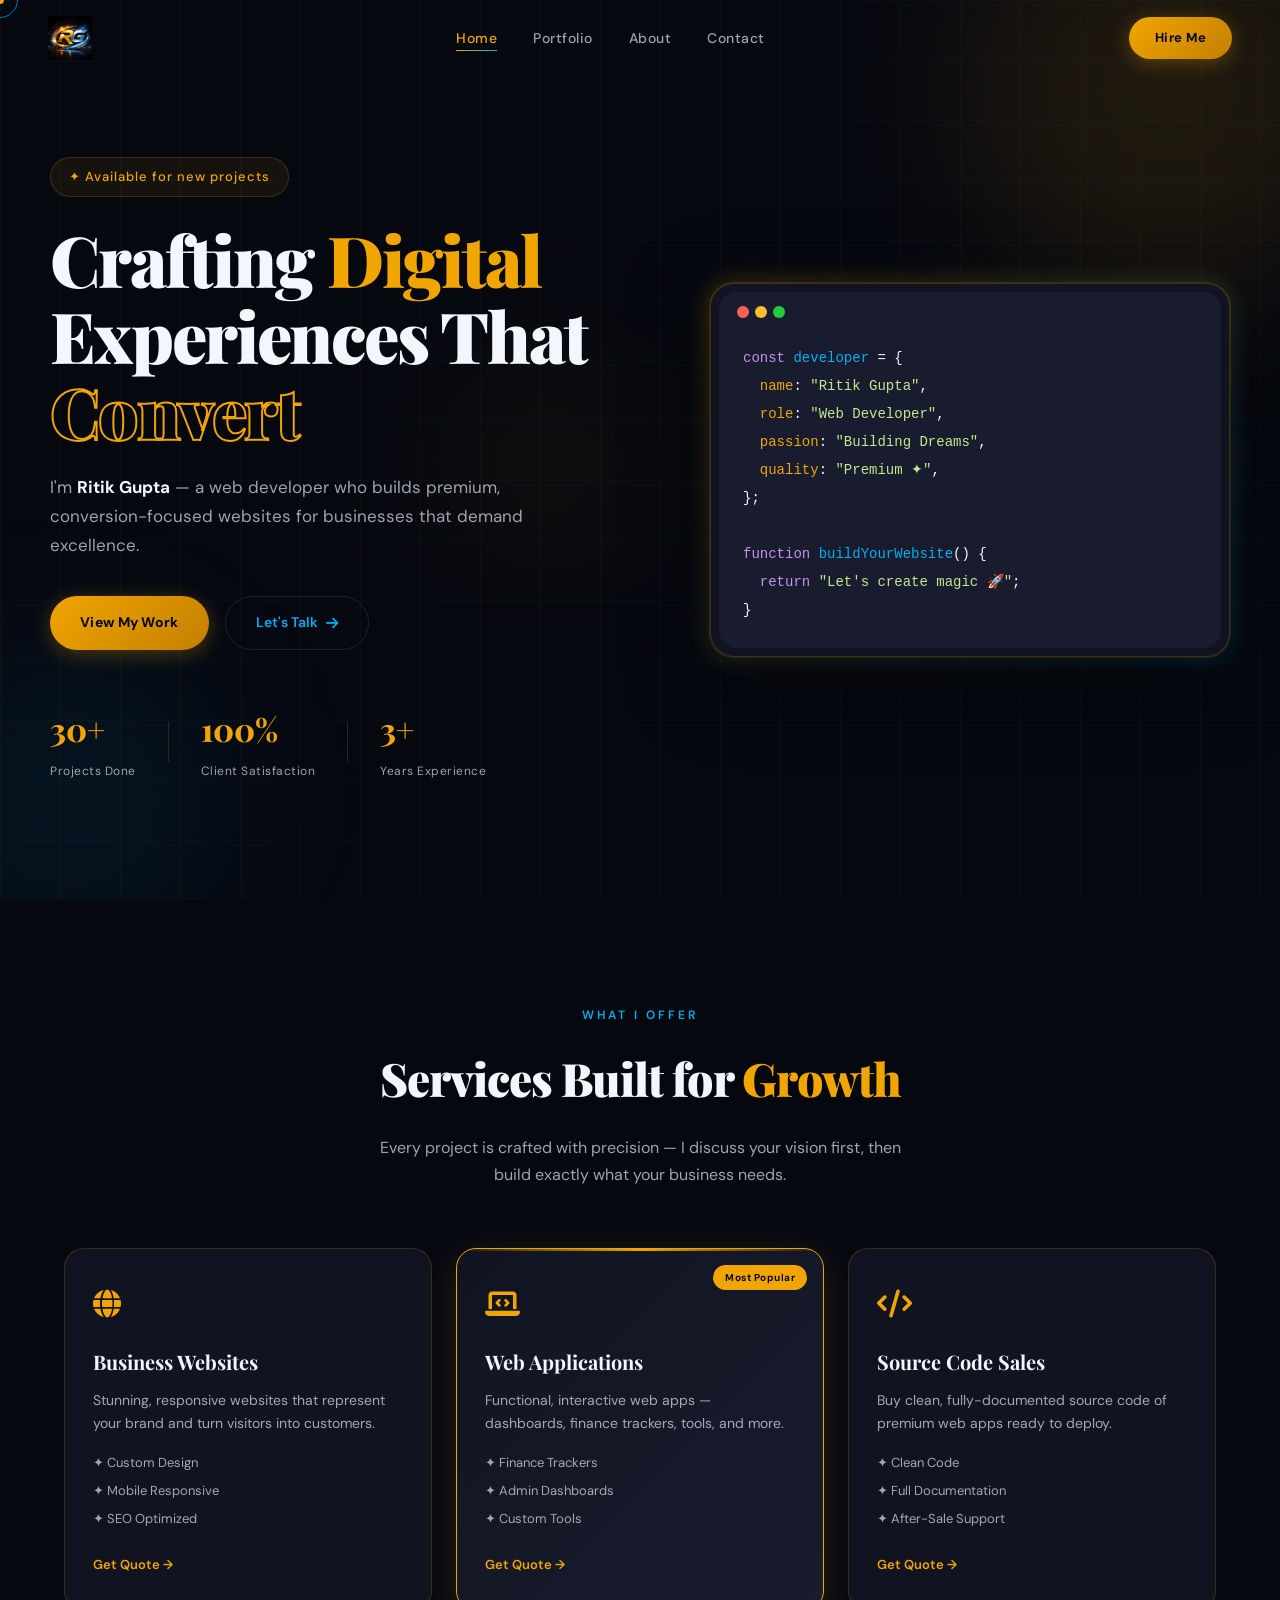
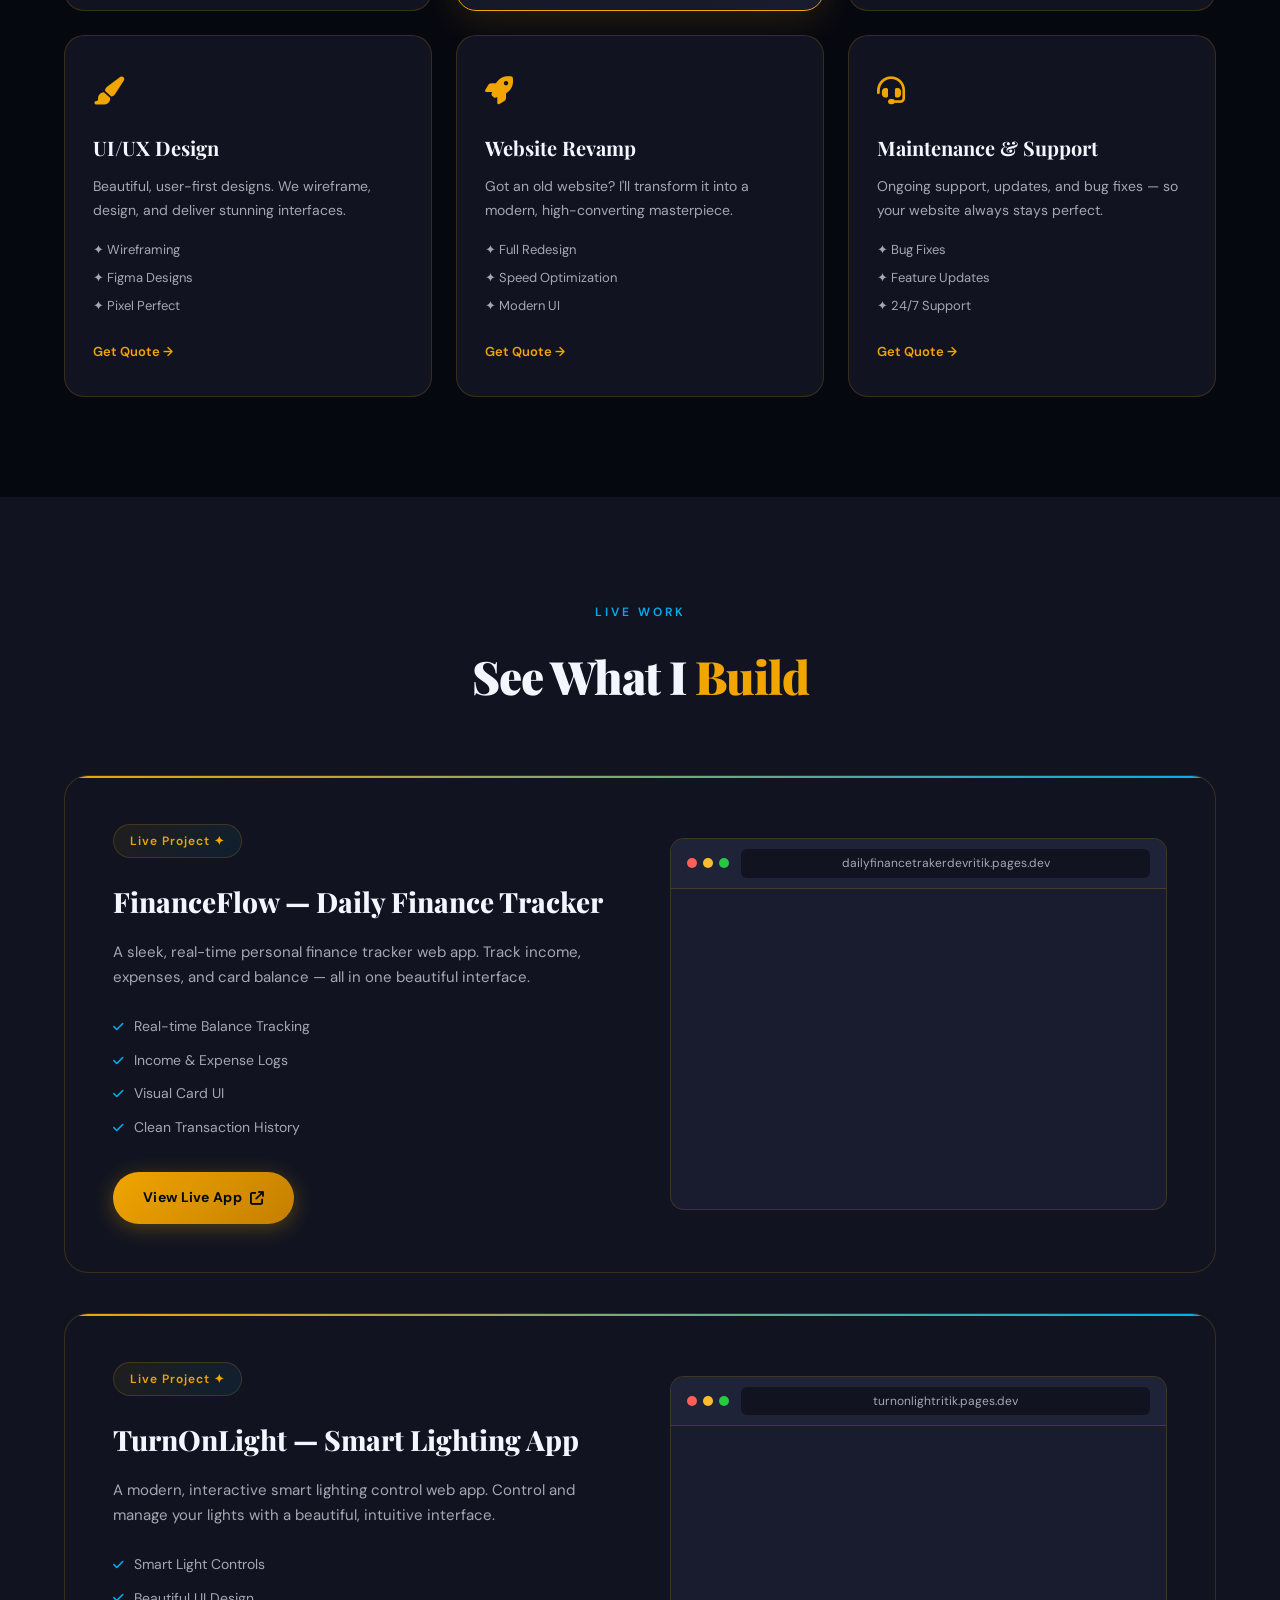
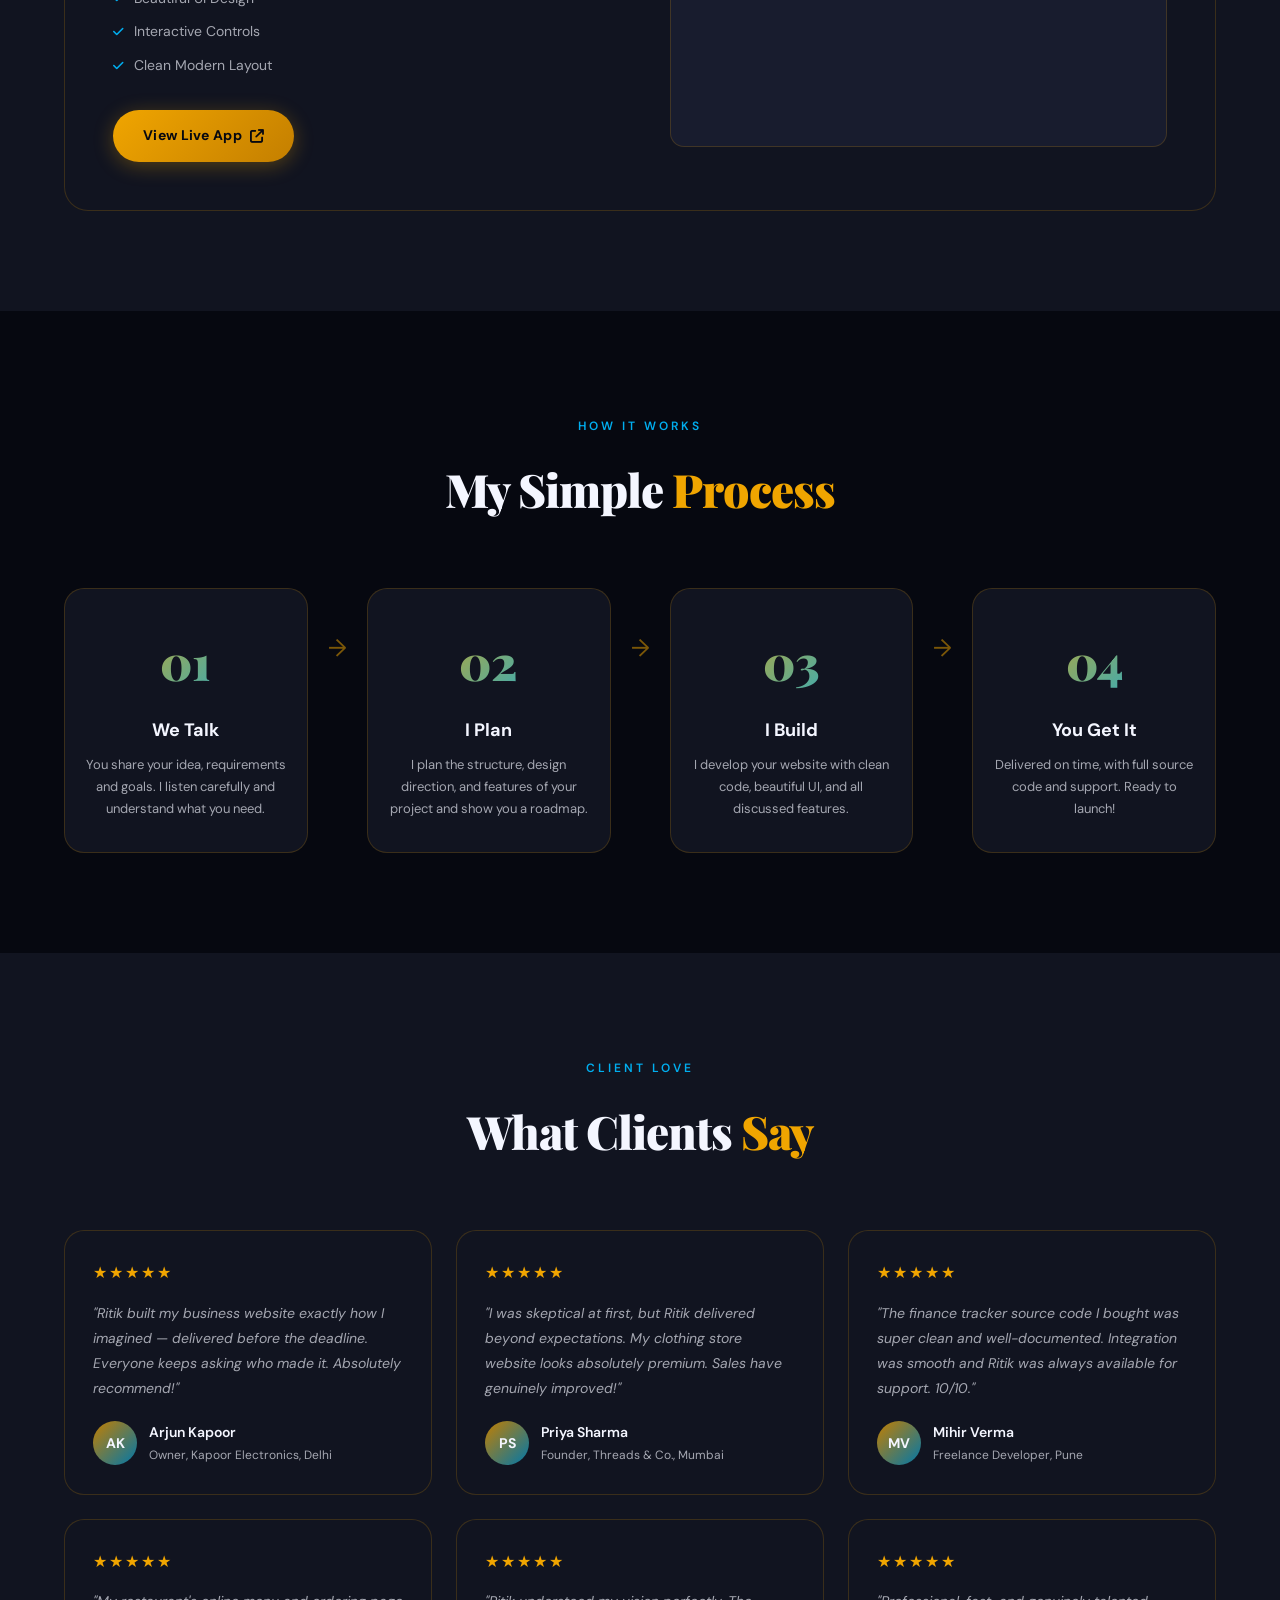
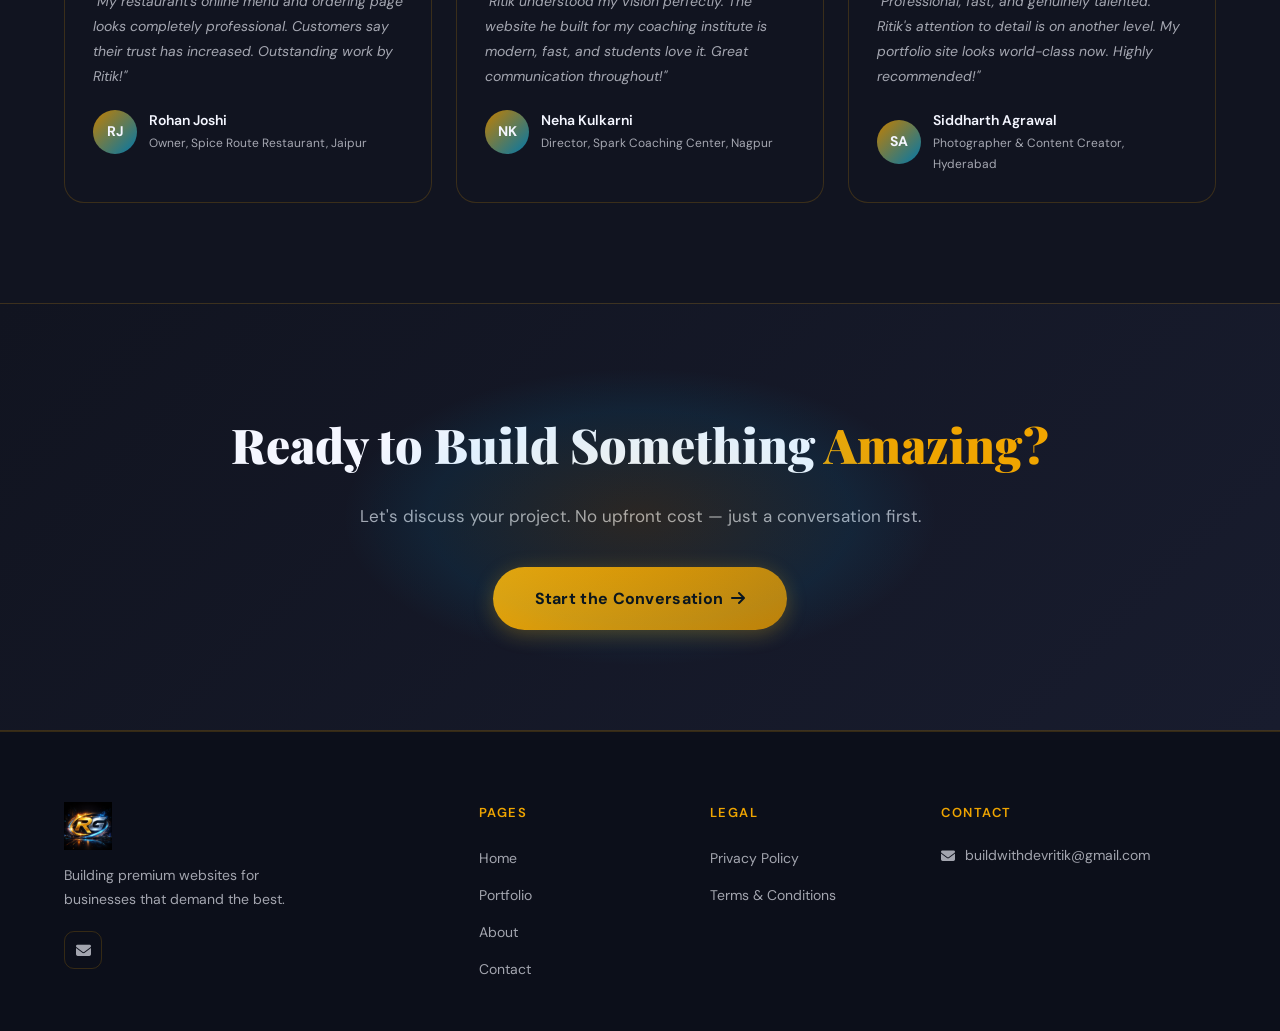
<file: index.html>
<!DOCTYPE html>
<html lang="en">
<head>
  <meta charset="UTF-8"/>
  <meta name="viewport" content="width=device-width, initial-scale=1.0"/>
  <title>Ritik Gupta | Web Developer</title>
  <link rel="stylesheet" href="style.css"/>
  <link href="https://fonts.googleapis.com/css2?family=Playfair+Display:wght@400;600;700;900&family=DM+Sans:wght@300;400;500;600&display=swap" rel="stylesheet"/>
  <link rel="stylesheet" href="https://cdnjs.cloudflare.com/ajax/libs/font-awesome/6.5.0/css/all.min.css"/>
</head>
<body>

<div class="cursor-dot"></div>
<div class="cursor-outline"></div>

<nav class="navbar" id="navbar">
  <div class="nav-logo">
    <img src="logo.png" alt="RG Logo"/>
  </div>
  <ul class="nav-links">
    <li><a href="index.html" class="active">Home</a></li>
    <li><a href="portfolio.html">Portfolio</a></li>
    <li><a href="about.html">About</a></li>
    <li><a href="contact.html">Contact</a></li>
  </ul>
  <a href="contact.html" class="nav-cta">Hire Me</a>
  <div class="hamburger" id="hamburger"><span></span><span></span><span></span></div>
</nav>

<div class="mobile-menu" id="mobileMenu">
  <ul>
    <li><a href="index.html">Home</a></li>
    <li><a href="portfolio.html">Portfolio</a></li>
    <li><a href="about.html">About</a></li>
    <li><a href="contact.html">Contact</a></li>
  </ul>
</div>

<!-- HERO -->
<section class="hero">
  <div class="hero-bg-grid"></div>
  <div class="floating-orb orb1"></div>
  <div class="floating-orb orb2"></div>
  <div class="floating-orb orb3"></div>
  <div class="hero-content">
    <p class="hero-tag">✦ Available for new projects</p>
    <h1 class="hero-title">
      Crafting <span class="gold-text">Digital</span><br/>
      Experiences That<br/>
      <span class="outline-text">Convert</span>
    </h1>
    <p class="hero-sub">I'm <strong>Ritik Gupta</strong> — a web developer who builds premium, conversion-focused websites for businesses that demand excellence.</p>
    <div class="hero-btns">
      <a href="portfolio.html" class="btn-primary">View My Work</a>
      <a href="contact.html" class="btn-ghost">Let's Talk <i class="fa-solid fa-arrow-right"></i></a>
    </div>
    <div class="hero-stats">
      <div class="stat"><span class="stat-num">30+</span><span class="stat-label">Projects Done</span></div>
      <div class="stat-divider"></div>
      <div class="stat"><span class="stat-num">100%</span><span class="stat-label">Client Satisfaction</span></div>
      <div class="stat-divider"></div>
      <div class="stat"><span class="stat-num">3+</span><span class="stat-label">Years Experience</span></div>
    </div>
  </div>
  <div class="hero-visual">
    <div class="hero-card">
      <div class="card-glow"></div>
      <div class="code-window">
        <div class="code-dots"><span class="dot red"></span><span class="dot yellow"></span><span class="dot green"></span></div>
        <div class="code-body">
          <p><span class="c-purple">const</span> <span class="c-blue">developer</span> = {</p>
          <p>&nbsp;&nbsp;<span class="c-gold">name</span>: <span class="c-green">"Ritik Gupta"</span>,</p>
          <p>&nbsp;&nbsp;<span class="c-gold">role</span>: <span class="c-green">"Web Developer"</span>,</p>
          <p>&nbsp;&nbsp;<span class="c-gold">passion</span>: <span class="c-green">"Building Dreams"</span>,</p>
          <p>&nbsp;&nbsp;<span class="c-gold">quality</span>: <span class="c-green">"Premium ✦"</span>,</p>
          <p>};</p><br/>
          <p><span class="c-purple">function</span> <span class="c-blue">buildYourWebsite</span>() {</p>
          <p>&nbsp;&nbsp;<span class="c-purple">return</span> <span class="c-green">"Let's create magic 🚀"</span>;</p>
          <p>}</p>
        </div>
      </div>
    </div>
  </div>
</section>

<!-- SERVICES -->
<section class="services section-pad">
  <div class="container">
    <div class="section-header">
      <p class="section-tag">What I Offer</p>
      <h2 class="section-title">Services Built for <span class="gold-text">Growth</span></h2>
      <p class="section-sub">Every project is crafted with precision — I discuss your vision first, then build exactly what your business needs.</p>
    </div>
    <div class="services-grid">
      <div class="service-card">
        <div class="service-icon"><i class="fa-solid fa-globe"></i></div>
        <h3>Business Websites</h3>
        <p>Stunning, responsive websites that represent your brand and turn visitors into customers.</p>
        <ul class="service-list"><li>✦ Custom Design</li><li>✦ Mobile Responsive</li><li>✦ SEO Optimized</li></ul>
        <a href="contact.html" class="service-link">Get Quote →</a>
      </div>
      <div class="service-card featured-card">
        <div class="featured-badge">Most Popular</div>
        <div class="service-icon"><i class="fa-solid fa-laptop-code"></i></div>
        <h3>Web Applications</h3>
        <p>Functional, interactive web apps — dashboards, finance trackers, tools, and more.</p>
        <ul class="service-list"><li>✦ Finance Trackers</li><li>✦ Admin Dashboards</li><li>✦ Custom Tools</li></ul>
        <a href="contact.html" class="service-link">Get Quote →</a>
      </div>
      <div class="service-card">
        <div class="service-icon"><i class="fa-solid fa-code"></i></div>
        <h3>Source Code Sales</h3>
        <p>Buy clean, fully-documented source code of premium web apps ready to deploy.</p>
        <ul class="service-list"><li>✦ Clean Code</li><li>✦ Full Documentation</li><li>✦ After-Sale Support</li></ul>
        <a href="contact.html" class="service-link">Get Quote →</a>
      </div>
      <div class="service-card">
        <div class="service-icon"><i class="fa-solid fa-paintbrush"></i></div>
        <h3>UI/UX Design</h3>
        <p>Beautiful, user-first designs. We wireframe, design, and deliver stunning interfaces.</p>
        <ul class="service-list"><li>✦ Wireframing</li><li>✦ Figma Designs</li><li>✦ Pixel Perfect</li></ul>
        <a href="contact.html" class="service-link">Get Quote →</a>
      </div>
      <div class="service-card">
        <div class="service-icon"><i class="fa-solid fa-rocket"></i></div>
        <h3>Website Revamp</h3>
        <p>Got an old website? I'll transform it into a modern, high-converting masterpiece.</p>
        <ul class="service-list"><li>✦ Full Redesign</li><li>✦ Speed Optimization</li><li>✦ Modern UI</li></ul>
        <a href="contact.html" class="service-link">Get Quote →</a>
      </div>
      <div class="service-card">
        <div class="service-icon"><i class="fa-solid fa-headset"></i></div>
        <h3>Maintenance & Support</h3>
        <p>Ongoing support, updates, and bug fixes — so your website always stays perfect.</p>
        <ul class="service-list"><li>✦ Bug Fixes</li><li>✦ Feature Updates</li><li>✦ 24/7 Support</li></ul>
        <a href="contact.html" class="service-link">Get Quote →</a>
      </div>
    </div>
  </div>
</section>

<!-- DEMO -->
<section class="demo-section section-pad" style="background:var(--dark2);">
  <div class="container">
    <div class="section-header">
      <p class="section-tag">Live Work</p>
      <h2 class="section-title">See What I <span class="gold-text">Build</span></h2>
    </div>

    <!-- Demo 1 -->
    <div class="demo-showcase" style="margin-bottom:40px;">
      <div class="demo-info">
        <div class="demo-badge">Live Project ✦</div>
        <h3>FinanceFlow — Daily Finance Tracker</h3>
        <p>A sleek, real-time personal finance tracker web app. Track income, expenses, and card balance — all in one beautiful interface.</p>
        <ul class="demo-features">
          <li><i class="fa-solid fa-check"></i> Real-time Balance Tracking</li>
          <li><i class="fa-solid fa-check"></i> Income & Expense Logs</li>
          <li><i class="fa-solid fa-check"></i> Visual Card UI</li>
          <li><i class="fa-solid fa-check"></i> Clean Transaction History</li>
        </ul>
        <a href="https://dailyfinancetrakerdevritik.pages.dev/" target="_blank" class="btn-primary">View Live App <i class="fa-solid fa-arrow-up-right-from-square"></i></a>
      </div>
      <div class="demo-preview">
        <div class="browser-frame">
          <div class="browser-bar">
            <div class="browser-dots"><span></span><span></span><span></span></div>
            <div class="browser-url">dailyfinancetrakerdevritik.pages.dev</div>
          </div>
          <iframe src="https://dailyfinancetrakerdevritik.pages.dev/" title="Finance Tracker Demo" loading="lazy"></iframe>
        </div>
      </div>
    </div>

    <!-- Demo 2 -->
    <div class="demo-showcase">
      <div class="demo-info">
        <div class="demo-badge">Live Project ✦</div>
        <h3>TurnOnLight — Smart Lighting App</h3>
        <p>A modern, interactive smart lighting control web app. Control and manage your lights with a beautiful, intuitive interface.</p>
        <ul class="demo-features">
          <li><i class="fa-solid fa-check"></i> Smart Light Controls</li>
          <li><i class="fa-solid fa-check"></i> Beautiful UI Design</li>
          <li><i class="fa-solid fa-check"></i> Interactive Controls</li>
          <li><i class="fa-solid fa-check"></i> Clean Modern Layout</li>
        </ul>
        <a href="https://turnonlightritik.pages.dev/" target="_blank" class="btn-primary">View Live App <i class="fa-solid fa-arrow-up-right-from-square"></i></a>
      </div>
      <div class="demo-preview">
        <div class="browser-frame">
          <div class="browser-bar">
            <div class="browser-dots"><span></span><span></span><span></span></div>
            <div class="browser-url">turnonlightritik.pages.dev</div>
          </div>
          <iframe src="https://turnonlightritik.pages.dev/" title="TurnOnLight Demo" loading="lazy"></iframe>
        </div>
      </div>
    </div>

  </div>
</section>

<!-- PROCESS -->
<section class="process section-pad">
  <div class="container">
    <div class="section-header">
      <p class="section-tag">How It Works</p>
      <h2 class="section-title">My Simple <span class="gold-text">Process</span></h2>
    </div>
    <div class="process-steps">
      <div class="process-step"><div class="step-num">01</div><h3>We Talk</h3><p>You share your idea, requirements and goals. I listen carefully and understand what you need.</p></div>
      <div class="process-arrow">→</div>
      <div class="process-step"><div class="step-num">02</div><h3>I Plan</h3><p>I plan the structure, design direction, and features of your project and show you a roadmap.</p></div>
      <div class="process-arrow">→</div>
      <div class="process-step"><div class="step-num">03</div><h3>I Build</h3><p>I develop your website with clean code, beautiful UI, and all discussed features.</p></div>
      <div class="process-arrow">→</div>
      <div class="process-step"><div class="step-num">04</div><h3>You Get It</h3><p>Delivered on time, with full source code and support. Ready to launch!</p></div>
    </div>
  </div>
</section>

<!-- REVIEWS -->
<section class="reviews section-pad" style="background:var(--dark2);">
  <div class="container">
    <div class="section-header">
      <p class="section-tag">Client Love</p>
      <h2 class="section-title">What Clients <span class="gold-text">Say</span></h2>
    </div>
    <div class="reviews-grid">
      <div class="review-card">
        <div class="stars">★★★★★</div>
        <p class="review-text">"Ritik built my business website exactly how I imagined — delivered before the deadline. Everyone keeps asking who made it. Absolutely recommend!"</p>
        <div class="reviewer"><div class="reviewer-avatar">AK</div><div><p class="reviewer-name">Arjun Kapoor</p><p class="reviewer-role">Owner, Kapoor Electronics, Delhi</p></div></div>
      </div>
      <div class="review-card">
        <div class="stars">★★★★★</div>
        <p class="review-text">"I was skeptical at first, but Ritik delivered beyond expectations. My clothing store website looks absolutely premium. Sales have genuinely improved!"</p>
        <div class="reviewer"><div class="reviewer-avatar">PS</div><div><p class="reviewer-name">Priya Sharma</p><p class="reviewer-role">Founder, Threads & Co., Mumbai</p></div></div>
      </div>
      <div class="review-card">
        <div class="stars">★★★★★</div>
        <p class="review-text">"The finance tracker source code I bought was super clean and well-documented. Integration was smooth and Ritik was always available for support. 10/10."</p>
        <div class="reviewer"><div class="reviewer-avatar">MV</div><div><p class="reviewer-name">Mihir Verma</p><p class="reviewer-role">Freelance Developer, Pune</p></div></div>
      </div>
      <div class="review-card">
        <div class="stars">★★★★★</div>
        <p class="review-text">"My restaurant's online menu and ordering page looks completely professional. Customers say their trust has increased. Outstanding work by Ritik!"</p>
        <div class="reviewer"><div class="reviewer-avatar">RJ</div><div><p class="reviewer-name">Rohan Joshi</p><p class="reviewer-role">Owner, Spice Route Restaurant, Jaipur</p></div></div>
      </div>
      <div class="review-card">
        <div class="stars">★★★★★</div>
        <p class="review-text">"Ritik understood my vision perfectly. The website he built for my coaching institute is modern, fast, and students love it. Great communication throughout!"</p>
        <div class="reviewer"><div class="reviewer-avatar">NK</div><div><p class="reviewer-name">Neha Kulkarni</p><p class="reviewer-role">Director, Spark Coaching Center, Nagpur</p></div></div>
      </div>
      <div class="review-card">
        <div class="stars">★★★★★</div>
        <p class="review-text">"Professional, fast, and genuinely talented. Ritik's attention to detail is on another level. My portfolio site looks world-class now. Highly recommended!"</p>
        <div class="reviewer"><div class="reviewer-avatar">SA</div><div><p class="reviewer-name">Siddharth Agrawal</p><p class="reviewer-role">Photographer & Content Creator, Hyderabad</p></div></div>
      </div>
    </div>
  </div>
</section>

<!-- CTA -->
<section class="cta-section">
  <div class="cta-glow"></div>
  <div class="container cta-inner">
    <h2>Ready to Build Something <span class="gold-text">Amazing?</span></h2>
    <p>Let's discuss your project. No upfront cost — just a conversation first.</p>
    <a href="contact.html" class="btn-primary large">Start the Conversation <i class="fa-solid fa-arrow-right"></i></a>
  </div>
</section>

<!-- FOOTER -->
<footer class="footer">
  <div class="container footer-inner">
    <div class="footer-brand">
      <img src="logo.png" alt="RG Logo" style="height:48px;"/>
      <p>Building premium websites for businesses that demand the best.</p>
      <div class="footer-socials">
        <a href="mailto:buildwithdevritik@gmail.com"><i class="fa-solid fa-envelope"></i></a>
      </div>
    </div>
    <div class="footer-links"><h4>Pages</h4><ul>
      <li><a href="index.html">Home</a></li>
      <li><a href="portfolio.html">Portfolio</a></li>
      <li><a href="about.html">About</a></li>
      <li><a href="contact.html">Contact</a></li>
    </ul></div>
    <div class="footer-links"><h4>Legal</h4><ul>
      <li><a href="privacy.html">Privacy Policy</a></li>
      <li><a href="terms.html">Terms & Conditions</a></li>
    </ul></div>
    <div class="footer-contact"><h4>Contact</h4>
      <p><i class="fa-solid fa-envelope"></i> <a href="mailto:buildwithdevritik@gmail.com">buildwithdevritik@gmail.com</a
</file>
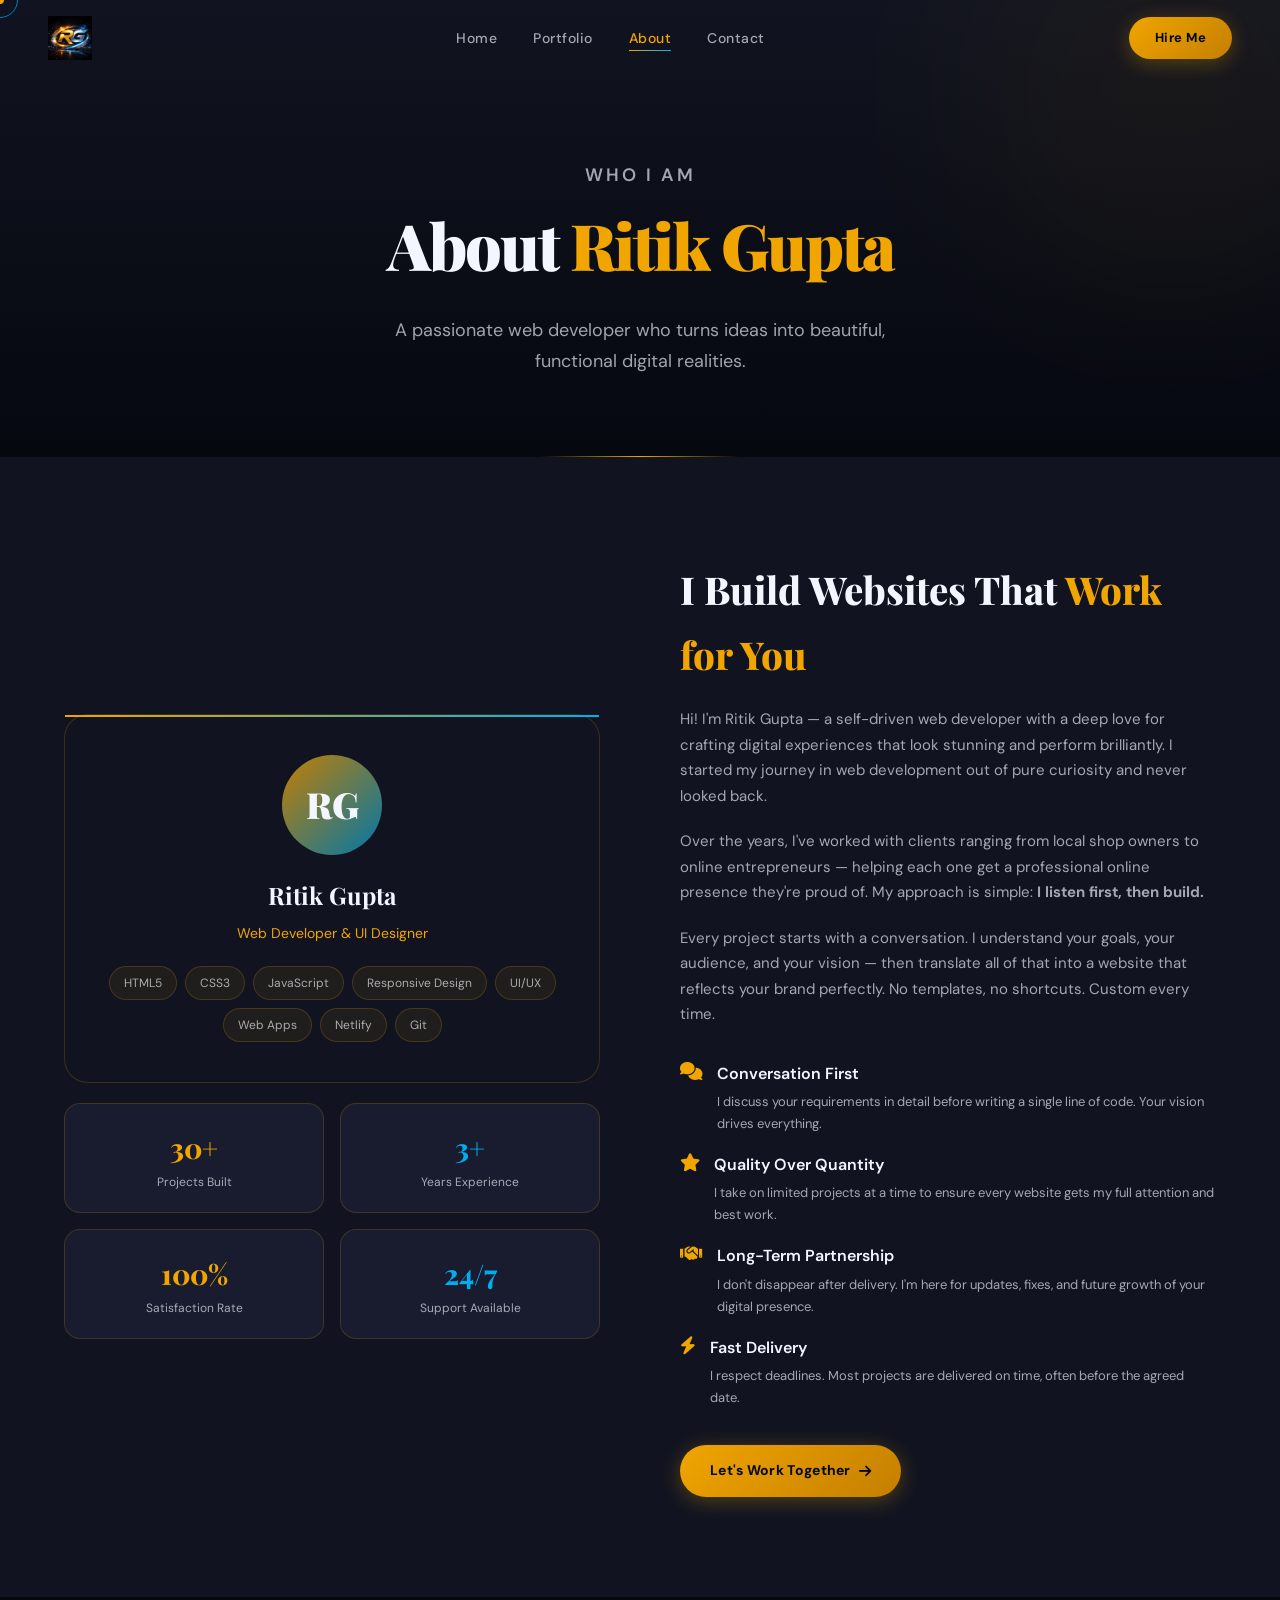
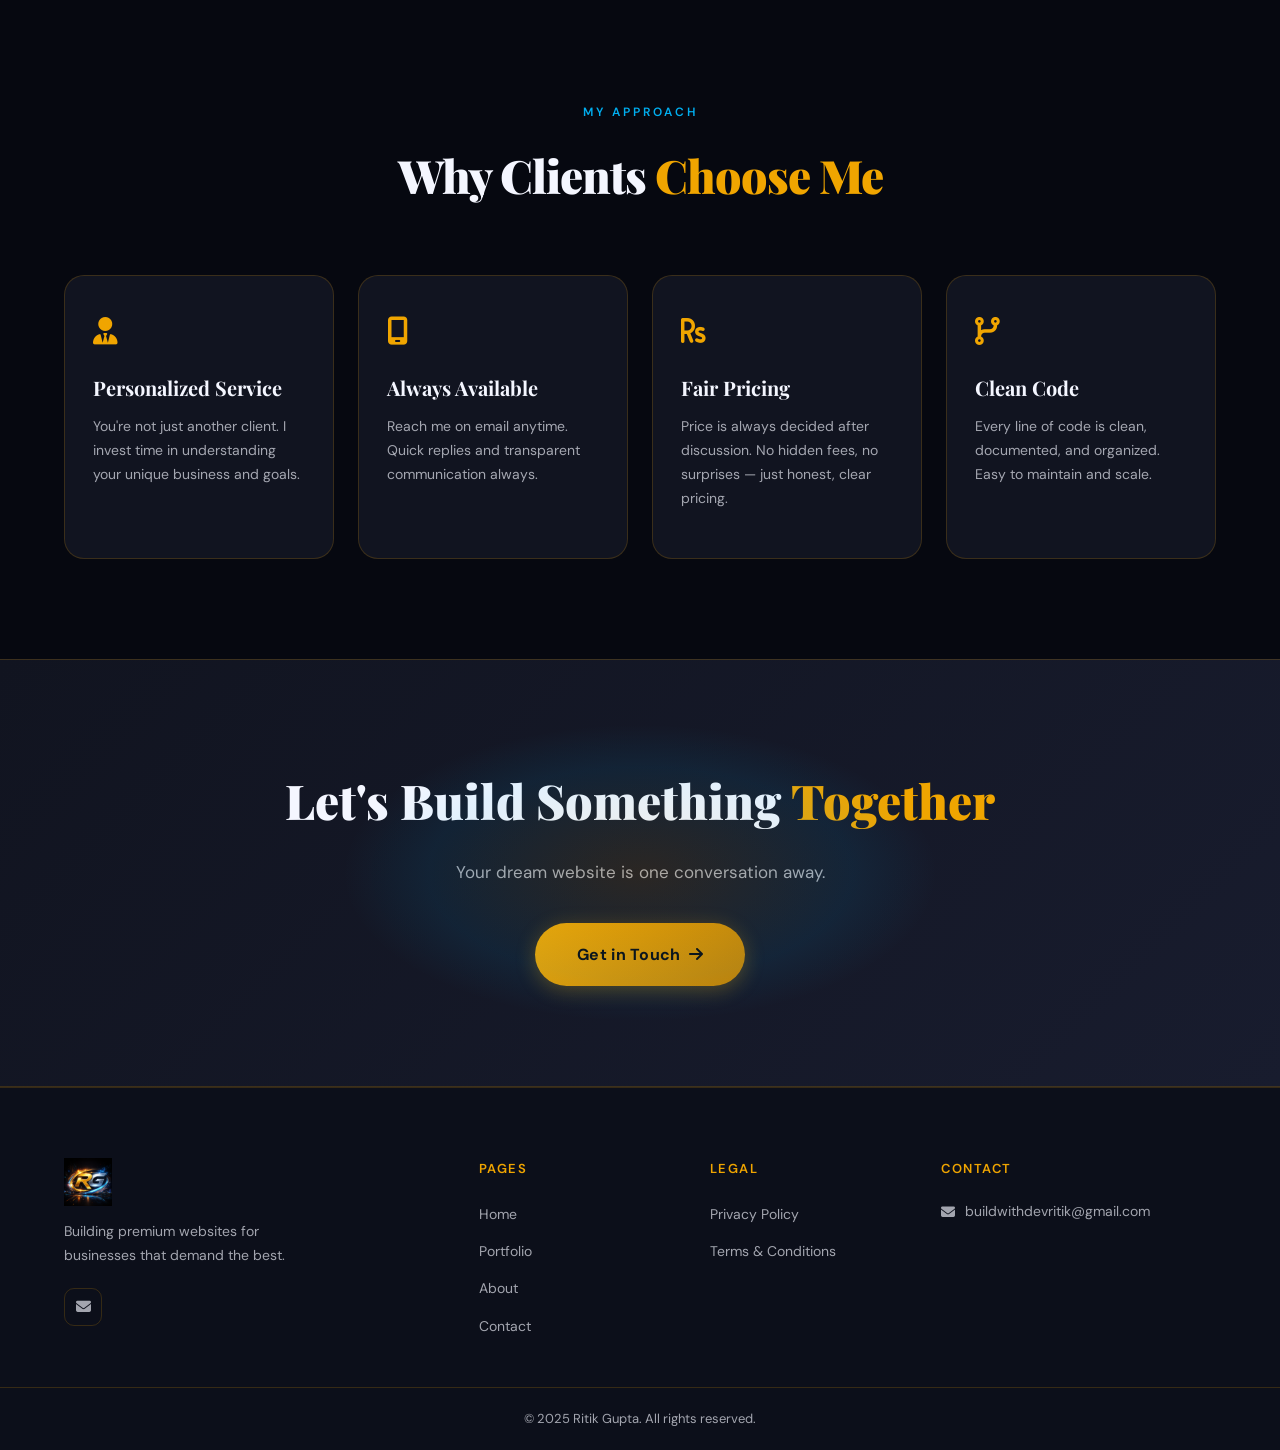
<file: about.html>
<!DOCTYPE html>
<html lang="en">
<head>
  <meta charset="UTF-8"/>
  <meta name="viewport" content="width=device-width, initial-scale=1.0"/>
  <title>About | Ritik Gupta</title>
  <link rel="stylesheet" href="style.css"/>
  <link href="https://fonts.googleapis.com/css2?family=Playfair+Display:wght@400;600;700;900&family=DM+Sans:wght@300;400;500;600&display=swap" rel="stylesheet"/>
  <link rel="stylesheet" href="https://cdnjs.cloudflare.com/ajax/libs/font-awesome/6.5.0/css/all.min.css"/>
</head>
<body>
<div class="cursor-dot"></div>
<div class="cursor-outline"></div>
<nav class="navbar scrolled" id="navbar">
  <div class="nav-logo"><img src="logo.png" alt="RG Logo"/></div>
  <ul class="nav-links">
    <li><a href="index.html">Home</a></li><li><a href="portfolio.html">Portfolio</a></li>
    <li><a href="about.html" class="active">About</a></li><li><a href="contact.html">Contact</a></li>
  </ul>
  <a href="contact.html" class="nav-cta">Hire Me</a>
  <div class="hamburger" id="hamburger"><span></span><span></span><span></span></div>
</nav>
<div class="mobile-menu" id="mobileMenu"><ul>
  <li><a href="index.html">Home</a></li><li><a href="portfolio.html">Portfolio</a></li>
  <li><a href="about.html">About</a></li><li><a href="contact.html">Contact</a></li>
</ul></div>

<section class="page-hero">
  <div class="floating-orb orb1" style="opacity:0.4"></div>
  <p class="page-hero-tag">Who I Am</p>
  <h1>About <span class="gold-text">Ritik Gupta</span></h1>
  <p>A passionate web developer who turns ideas into beautiful, functional digital realities.</p>
</section>

<section class="section-pad" style="background:var(--dark2);">
  <div class="container">
    <div class="about-grid">
      <div class="about-visual">
        <div class="about-card-wrap">
          <div class="about-initials">RG</div>
          <h3>Ritik Gupta</h3>
          <p class="role">Web Developer & UI Designer</p>
          <div class="skills-chips">
            <span class="chip">HTML5</span><span class="chip">CSS3</span><span class="chip">JavaScript</span>
            <span class="chip">Responsive Design</span><span class="chip">UI/UX</span><span class="chip">Web Apps</span>
            <span class="chip">Netlify</span><span class="chip">Git</span>
          </div>
        </div>
        <div style="display:grid;grid-template-columns:1fr 1fr;gap:16px;margin-top:20px;">
          <div style="background:var(--dark3);border:1px solid var(--border);border-radius:16px;padding:20px;text-align:center;">
            <div style="font-family:var(--font-display);font-size:28px;font-weight:800;color:var(--gold);">30+</div>
            <div style="font-size:12px;color:var(--white-dim);">Projects Built</div>
          </div>
          <div style="background:var(--dark3);border:1px solid var(--border);border-radius:16px;padding:20px;text-align:center;">
            <div style="font-family:var(--font-display);font-size:28px;font-weight:800;color:var(--blue);">3+</div>
            <div style="font-size:12px;color:var(--white-dim);">Years Experience</div>
          </div>
          <div style="background:var(--dark3);border:1px solid var(--border);border-radius:16px;padding:20px;text-align:center;">
            <div style="font-family:var(--font-display);font-size:28px;font-weight:800;color:var(--gold);">100%</div>
            <div style="font-size:12px;color:var(--white-dim);">Satisfaction Rate</div>
          </div>
          <div style="background:var(--dark3);border:1px solid var(--border);border-radius:16px;padding:20px;text-align:center;">
            <div style="font-family:var(--font-display);font-size:28px;font-weight:800;color:var(--blue);">24/7</div>
            <div style="font-size:12px;color:var(--white-dim);">Support Available</div>
          </div>
        </div>
      </div>
      <div class="about-content">
        <h2>I Build Websites That <span class="gold-text">Work for You</span></h2>
        <p>Hi! I'm Ritik Gupta — a self-driven web developer with a deep love for crafting digital experiences that look stunning and perform brilliantly. I started my journey in web development out of pure curiosity and never looked back.</p>
        <p>Over the years, I've worked with clients ranging from local shop owners to online entrepreneurs — helping each one get a professional online presence they're proud of. My approach is simple: <strong>I listen first, then build.</strong></p>
        <p>Every project starts with a conversation. I understand your goals, your audience, and your vision — then translate all of that into a website that reflects your brand perfectly. No templates, no shortcuts. Custom every time.</p>
        <div class="about-values">
          <div class="value-item"><i class="fa-solid fa-comments value-icon"></i><div><h4>Conversation First</h4><p>I discuss your requirements in detail before writing a single line of code. Your vision drives everything.</p></div></div>
          <div class="value-item"><i class="fa-solid fa-star value-icon"></i><div><h4>Quality Over Quantity</h4><p>I take on limited projects at a time to ensure every website gets my full attention and best work.</p></div></div>
          <div class="value-item"><i class="fa-solid fa-handshake value-icon"></i><div><h4>Long-Term Partnership</h4><p>I don't disappear after delivery. I'm here for updates, fixes, and future growth of your digital presence.</p></div></div>
          <div class="value-item"><i class="fa-solid fa-bolt value-icon"></i><div><h4>Fast Delivery</h4><p>I respect deadlines. Most projects are delivered on time, often before the agreed date.</p></div></div>
        </div>
        <div style="margin-top:36px;"><a href="contact.html" class="btn-primary">Let's Work Together <i class="fa-solid fa-arrow-right"></i></a></div>
      </div>
    </div>
  </div>
</section>

<section class="section-pad">
  <div class="container">
    <div class="section-header">
      <p class="section-tag">My Approach</p>
      <h2 class="section-title">Why Clients <span class="gold-text">Choose Me</span></h2>
    </div>
    <div style="display:grid;grid-template-columns:repeat(auto-fit,minmax(260px,1fr));gap:24px;">
      <div class="service-card"><div class="service-icon"><i class="fa-solid fa-user-tie"></i></div><h3>Personalized Service</h3><p>You're not just another client. I invest time in understanding your unique business and goals.</p></div>
      <div class="service-card"><div class="service-icon"><i class="fa-solid fa-mobile-screen"></i></div><h3>Always Available</h3><p>Reach me on email anytime. Quick replies and transparent communication always.</p></div>
      <div class="service-card"><div class="service-icon"><i class="fa-solid fa-rupee-sign"></i></div><h3>Fair Pricing</h3><p>Price is always decided after discussion. No hidden fees, no surprises — just honest, clear pricing.</p></div>
      <div class="service-card"><div class="service-icon"><i class="fa-solid fa-code-branch"></i></div><h3>Clean Code</h3><p>Every line of code is clean, documented, and organized. Easy to maintain and scale.</p></div>
    </div>
  </div>
</section>

<section class="cta-section">
  <div class="cta-glow"></div>
  <div class="container cta-inner">
    <h2>Let's Build Something <span class="gold-text">Together</span></h2>
    <p>Your dream website is one conversation away.</p>
    <a href="contact.html" class="btn-primary large">Get in Touch <i class="fa-solid fa-arrow-right"></i></a>
  </div>
</section>

<footer class="footer">
  <div class="container footer-inner">
    <div class="footer-brand"><img src="logo.png" alt="RG Logo" style="height:48px;"/><p>Building premium websites for businesses that demand the best.</p><div class="footer-socials"><a href="mailto:buildwithdevritik@gmail.com"><i class="fa-solid fa-envelope"></i></a></div></div>
    <div class="footer-links"><h4>Pages</h4><ul><li><a href="index.html">Home</a></li><li><a href="portfolio.html">Portfolio</a></li><li><a href="about.html">About</a></li><li><a href="contact.html">Contact</a></li></ul></div>
    <div class="footer-links"><h4>Legal</h4><ul><li><a href="privacy.html">Privacy Policy</a></li><li><a href="terms.html">Terms & Conditions</a></li></ul></div>
    <div class="footer-contact"><h4>Contact</h4><p><i class="fa-solid fa-envelope"></i><a href="mailto:buildwithdevritik@gmail.com">buildwithdevritik@gmail.com</a></p></div>
  </div>
  <div class="footer-bottom"><div class="container"><p>© 2025 Ritik Gupta. All rights reserved.</p></div></div>
</footer>
<script src="main.js"></script>
</body>
</html>
</file>
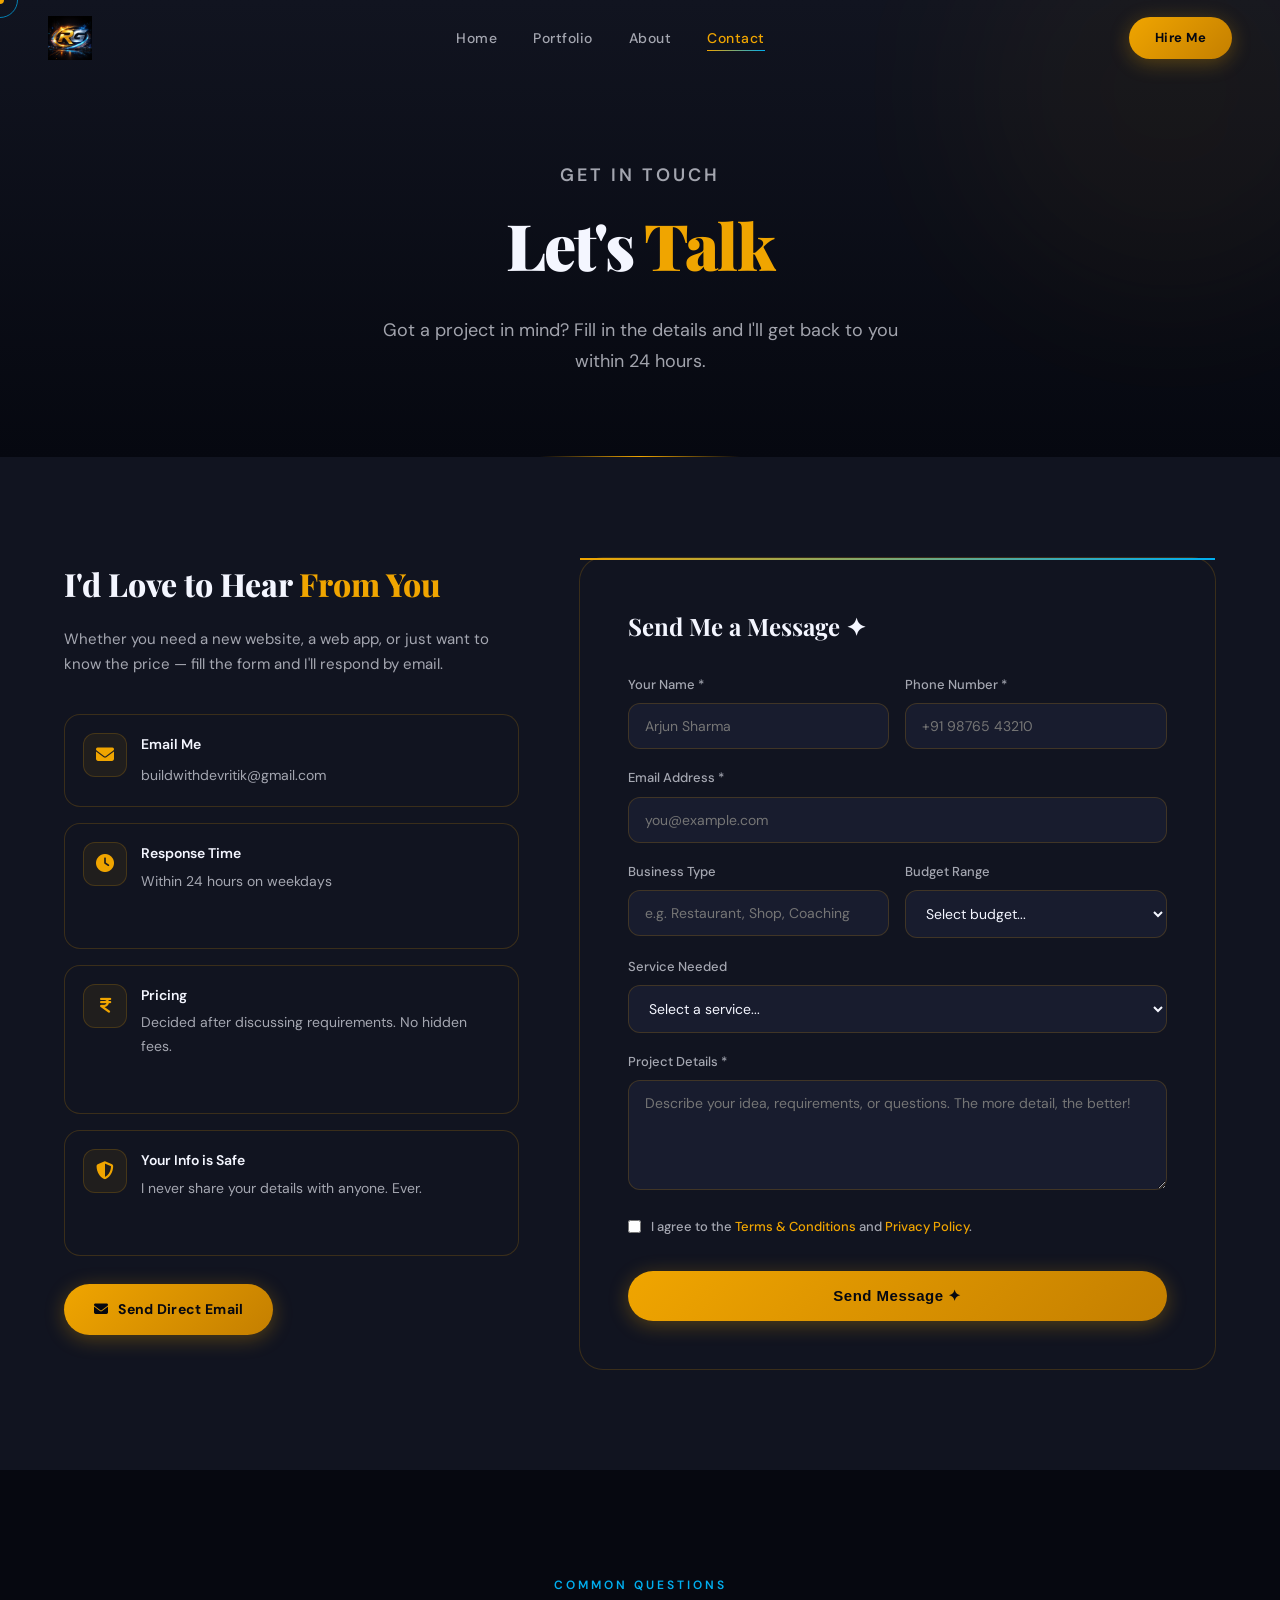
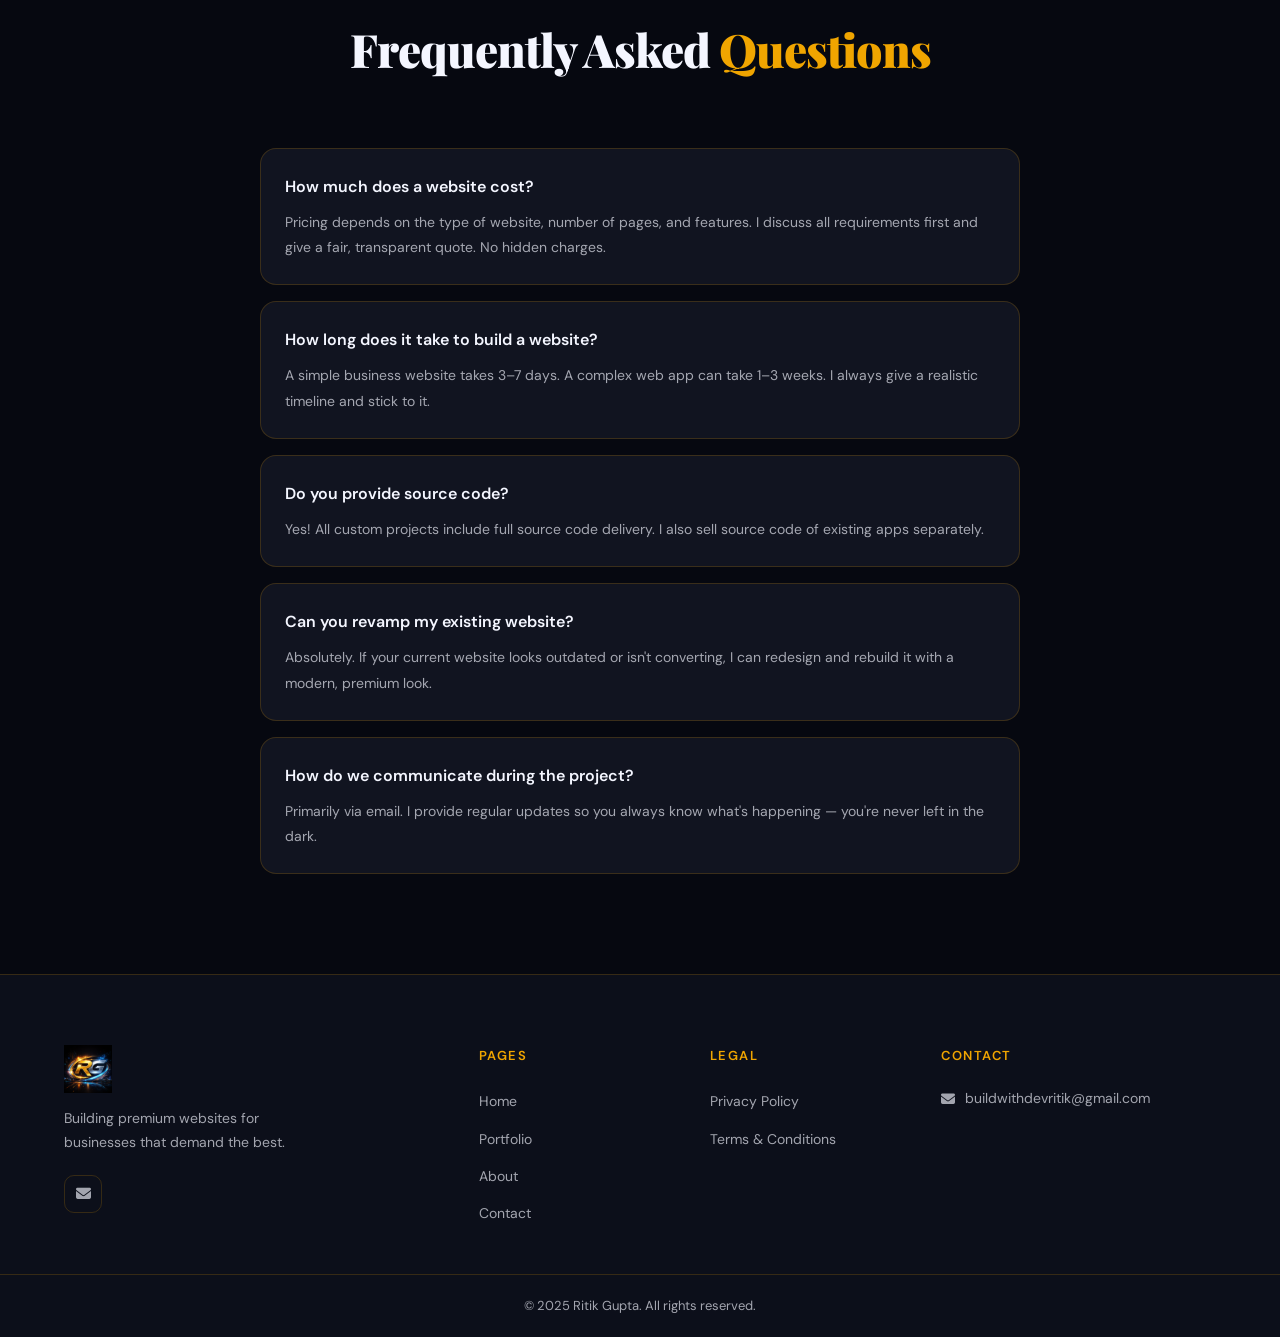
<file: contact.html>
<!DOCTYPE html>
<html lang="en">
<head>
  <meta charset="UTF-8"/>
  <meta name="viewport" content="width=device-width, initial-scale=1.0"/>
  <title>Contact | Ritik Gupta</title>
  <link rel="stylesheet" href="style.css"/>
  <link href="https://fonts.googleapis.com/css2?family=Playfair+Display:wght@400;600;700;900&family=DM+Sans:wght@300;400;500;600&display=swap" rel="stylesheet"/>
  <link rel="stylesheet" href="https://cdnjs.cloudflare.com/ajax/libs/font-awesome/6.5.0/css/all.min.css"/>
</head>
<body>

<div class="cursor-dot"></div>
<div class="cursor-outline"></div>

<nav class="navbar scrolled" id="navbar">
  <div class="nav-logo"><img src="logo.png" alt="RG Logo"/></div>
  <ul class="nav-links">
    <li><a href="index.html">Home</a></li>
    <li><a href="portfolio.html">Portfolio</a></li>
    <li><a href="about.html">About</a></li>
    <li><a href="contact.html" class="active">Contact</a></li>
  </ul>
  <a href="contact.html" class="nav-cta">Hire Me</a>
  <div class="hamburger" id="hamburger"><span></span><span></span><span></span></div>
</nav>
<div class="mobile-menu" id="mobileMenu">
  <ul>
    <li><a href="index.html">Home</a></li>
    <li><a href="portfolio.html">Portfolio</a></li>
    <li><a href="about.html">About</a></li>
    <li><a href="contact.html">Contact</a></li>
  </ul>
</div>

<section class="page-hero">
  <div class="floating-orb orb1" style="opacity:0.4"></div>
  <p class="page-hero-tag">Get In Touch</p>
  <h1>Let's <span class="gold-text">Talk</span></h1>
  <p>Got a project in mind? Fill in the details and I'll get back to you within 24 hours.</p>
</section>

<section class="section-pad" style="background:var(--dark2);">
  <div class="container contact-grid">

    <div class="contact-info">
      <h2>I'd Love to Hear <span class="gold-text">From You</span></h2>
      <p>Whether you need a new website, a web app, or just want to know the price — fill the form and I'll respond by email.</p>
      <div class="contact-items">
        <div class="contact-item">
          <div class="contact-item-icon"><i class="fa-solid fa-envelope"></i></div>
          <div><h4>Email Me</h4><a href="mailto:buildwithdevritik@gmail.com">buildwithdevritik@gmail.com</a></div>
        </div>
        <div class="contact-item">
          <div class="contact-item-icon"><i class="fa-solid fa-clock"></i></div>
          <div><h4>Response Time</h4><p>Within 24 hours on weekdays</p></div>
        </div>
        <div class="contact-item">
          <div class="contact-item-icon"><i class="fa-solid fa-indian-rupee-sign"></i></div>
          <div><h4>Pricing</h4><p>Decided after discussing requirements. No hidden fees.</p></div>
        </div>
        <div class="contact-item">
          <div class="contact-item-icon"><i class="fa-solid fa-shield-halved"></i></div>
          <div><h4>Your Info is Safe</h4><p>I never share your details with anyone. Ever.</p></div>
        </div>
      </div>
      <a href="mailto:buildwithdevritik@gmail.com" class="btn-primary" style="display:inline-flex;margin-top:28px;gap:10px;">
        <i class="fa-solid fa-envelope"></i> Send Direct Email
      </a>
    </div>

    <div class="contact-form-wrap">
      <h3>Send Me a Message ✦</h3>
      <form id="contactForm">
        <div class="form-row">
          <div class="form-group">
            <label>Your Name *</label>
            <input type="text" id="f_name" placeholder="Arjun Sharma" required/>
          </div>
          <div class="form-group">
            <label>Phone Number *</label>
            <input type="tel" id="f_phone" placeholder="+91 98765 43210" required/>
          </div>
        </div>
        <div class="form-group">
          <label>Email Address *</label>
          <input type="email" id="f_email" placeholder="you@example.com" required/>
        </div>
        <div class="form-row">
          <div class="form-group">
            <label>Business Type</label>
            <input type="text" id="f_business" placeholder="e.g. Restaurant, Shop, Coaching"/>
          </div>
          <div class="form-group">
            <label>Budget Range</label>
            <select id="f_budget">
              <option value="">Select budget...</option>
              <option>Under ₹5,000</option>
              <option>₹5,000 – ₹10,000</option>
              <option>₹10,000 – ₹25,000</option>
              <option>₹25,000 – ₹50,000</option>
              <option>₹50,000+</option>
              <option>Let's discuss</option>
            </select>
          </div>
        </div>
        <div class="form-group">
          <label>Service Needed</label>
          <select id="f_service">
            <option value="">Select a service...</option>
            <option>Business Website</option>
            <option>Web Application</option>
            <option>Source Code Purchase</option>
            <option>UI/UX Design</option>
            <option>Website Revamp</option>
            <option>Maintenance & Support</option>
            <option>Something Else</option>
          </select>
        </div>
        <div class="form-group">
          <label>Project Details *</label>
          <textarea id="f_message" placeholder="Describe your idea, requirements, or questions. The more detail, the better!" required></textarea>
        </div>
        <div class="form-group" style="display:flex;align-items:flex-start;gap:10px;">
          <input type="checkbox" id="f_agree" style="width:auto;margin-top:4px;" required/>
          <label for="f_agree" style="font-size:13px;cursor:pointer;">
            I agree to the <a href="terms.html" style="color:var(--gold);">Terms & Conditions</a> and <a href="privacy.html" style="color:var(--gold);">Privacy Policy</a>.
          </label>
        </div>
        <button type="submit" class="btn-submit">Send Message ✦</button>
      </form>
    </div>

  </div>
</section>

<!-- FAQ -->
<section class="section-pad">
  <div class="container">
    <div class="section-header">
      <p class="section-tag">Common Questions</p>
      <h2 class="section-title">Frequently Asked <span class="gold-text">Questions</span></h2>
    </div>
    <div style="max-width:760px;margin:0 auto;display:flex;flex-direction:column;gap:16px;">
      <div class="faq-item"><div class="faq-q">How much does a website cost?</div><div class="faq-a">Pricing depends on the type of website, number of pages, and features. I discuss all requirements first and give a fair, transparent quote. No hidden charges.</div></div>
      <div class="faq-item"><div class="faq-q">How long does it take to build a website?</div><div class="faq-a">A simple business website takes 3–7 days. A complex web app can take 1–3 weeks. I always give a realistic timeline and stick to it.</div></div>
      <div class="faq-item"><div class="faq-q">Do you provide source code?</div><div class="faq-a">Yes! All custom projects include full source code delivery. I also sell source code of existing apps separately.</div></div>
      <div class="faq-item"><div class="faq-q">Can you revamp my existing website?</div><div class="faq-a">Absolutely. If your current website looks outdated or isn't converting, I can redesign and rebuild it with a modern, premium look.</div></div>
      <div class="faq-item"><div class="faq-q">How do we communicate during the project?</div><div class="faq-a">Primarily via email. I provide regular updates so you always know what's happening — you're never left in the dark.</div></div>
    </div>
  </div>
</section>

<footer class="footer">
  <div class="container footer-inner">
    <div class="footer-brand">
      <img src="logo.png" alt="RG Logo" style="height:48px;"/>
      <p>Building premium websites for businesses that demand the best.</p>
      <div class="footer-socials"><a href="mailto:buildwithdevritik@gmail.com"><i class="fa-solid fa-envelope"></i></a></div>
    </div>
    <div class="footer-links"><h4>Pages</h4><ul>
      <li><a href="index.html">Home</a></li><li><a href="portfolio.html">Portfolio</a></li>
      <li><a href="about.html">About</a></li><li><a href="contact.html">Contact</a></li>
    </ul></div>
    <div class="footer-links"><h4>Legal</h4><ul>
      <li><a href="privacy.html">Privacy Policy</a></li>
      <li><a href="terms.html">Terms & Conditions</a></li>
    </ul></div>
    <div class="footer-contact"><h4>Contact</h4>
      <p><i class="fa-solid fa-envelope"></i><a href="mailto:buildwithdevritik@gmail.com">buildwithdevritik@gmail.com</a></p>
    </div>
  </div>
  <div class="footer-bottom"><div class="container"><p>© 2025 Ritik Gupta. All rights reserved.</p></div></div>
</footer>

<script src="main.js"></script>
<script>
document.getElementById('contactForm').addEventListener('submit', function(e) {
  e.preventDefault();
  const name     = document.getElementById('f_name').value.trim();
  const phone    = document.getElementById('f_phone').value.trim();
  const email    = document.getElementById('f_email').value.trim();
  const business = document.getElementById('f_business').value.trim() || 'Not specified';
  const budget   = document.getElementById('f_budget').value || 'Not specified';
  const service  = document.getElementById('f_service').value || 'Not specified';
  const message  = document.getElementById('f_message').value.trim();

  const subject = encodeURIComponent('New Project Enquiry from ' + name);
  const body = encodeURIComponent(
    '👤 Name: ' + name + '\n' +
    '📱 Phone: ' + phone + '\n' +
    '📧 Email: ' + email + '\n' +
    '🏢 Business Type: ' + business + '\n' +
    '💰 Budget: ' + budget + '\n' +
    '🛠 Service Needed: ' + service + '\n\n' +
    '📝 Project Details:\n' + message
  );

  window.location.href = 'mailto:buildwithdevritik@gmail.com?subject=' + subject + '&body=' + body;
});
</script>
</body>
</html>
</file>
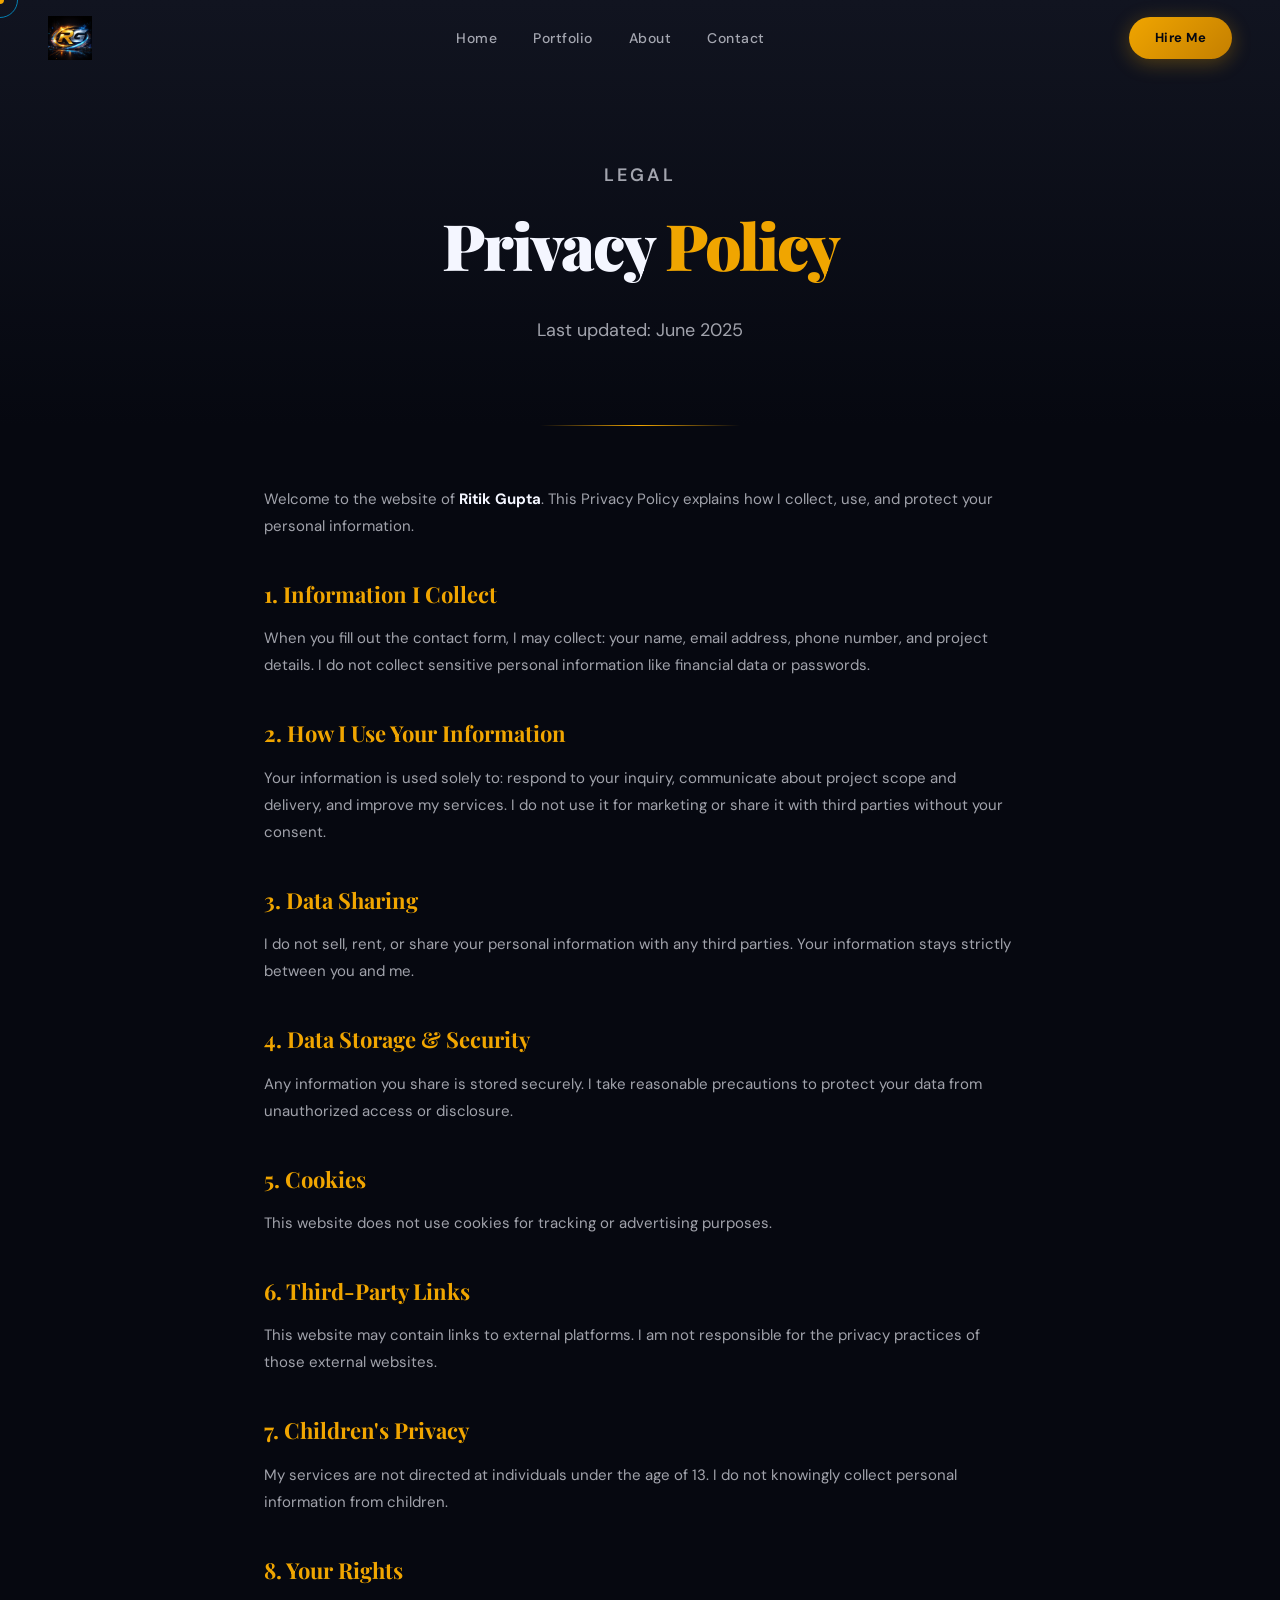
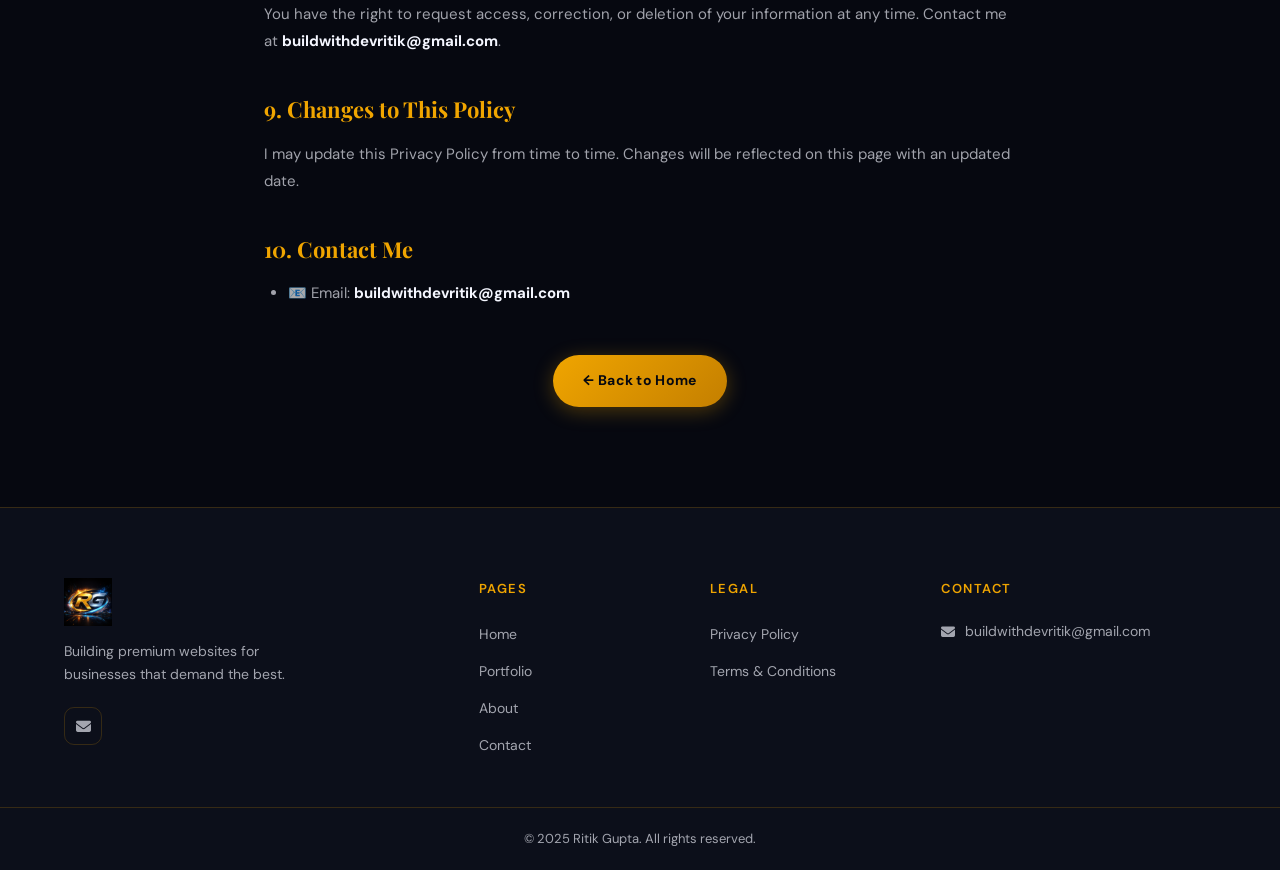
<file: privacy-2.html>
<!DOCTYPE html>
<html lang="en">
<head>
  <meta charset="UTF-8"/>
  <meta name="viewport" content="width=device-width, initial-scale=1.0"/>
  <title>Privacy Policy | Ritik Gupta</title>
  <link rel="stylesheet" href="style.css"/>
  <link href="https://fonts.googleapis.com/css2?family=Playfair+Display:wght@400;600;700;900&family=DM+Sans:wght@300;400;500;600&display=swap" rel="stylesheet"/>
  <link rel="stylesheet" href="https://cdnjs.cloudflare.com/ajax/libs/font-awesome/6.5.0/css/all.min.css"/>
</head>
<body>
<div class="cursor-dot"></div><div class="cursor-outline"></div>
<nav class="navbar scrolled" id="navbar">
  <div class="nav-logo"><img src="logo.png" alt="RG Logo"/></div>
  <ul class="nav-links">
    <li><a href="index.html">Home</a></li><li><a href="portfolio.html">Portfolio</a></li>
    <li><a href="about.html">About</a></li><li><a href="contact.html">Contact</a></li>
  </ul>
  <a href="contact.html" class="nav-cta">Hire Me</a>
  <div class="hamburger" id="hamburger"><span></span><span></span><span></span></div>
</nav>
<div class="mobile-menu" id="mobileMenu"><ul>
  <li><a href="index.html">Home</a></li><li><a href="portfolio.html">Portfolio</a></li>
  <li><a href="about.html">About</a></li><li><a href="contact.html">Contact</a></li>
</ul></div>
<section class="page-hero"><p class="page-hero-tag">Legal</p><h1>Privacy <span class="gold-text">Policy</span></h1><p>Last updated: June 2025</p></section>
<div class="legal-content">
  <p>Welcome to the website of <strong>Ritik Gupta</strong>. This Privacy Policy explains how I collect, use, and protect your personal information.</p>
  <h2>1. Information I Collect</h2>
  <p>When you fill out the contact form, I may collect: your name, email address, phone number, and project details. I do not collect sensitive personal information like financial data or passwords.</p>
  <h2>2. How I Use Your Information</h2>
  <p>Your information is used solely to: respond to your inquiry, communicate about project scope and delivery, and improve my services. I do not use it for marketing or share it with third parties without your consent.</p>
  <h2>3. Data Sharing</h2>
  <p>I do not sell, rent, or share your personal information with any third parties. Your information stays strictly between you and me.</p>
  <h2>4. Data Storage & Security</h2>
  <p>Any information you share is stored securely. I take reasonable precautions to protect your data from unauthorized access or disclosure.</p>
  <h2>5. Cookies</h2>
  <p>This website does not use cookies for tracking or advertising purposes.</p>
  <h2>6. Third-Party Links</h2>
  <p>This website may contain links to external platforms. I am not responsible for the privacy practices of those external websites.</p>
  <h2>7. Children's Privacy</h2>
  <p>My services are not directed at individuals under the age of 13. I do not knowingly collect personal information from children.</p>
  <h2>8. Your Rights</h2>
  <p>You have the right to request access, correction, or deletion of your information at any time. Contact me at <strong><a href="mailto:buildwithdevritik@gmail.com">buildwithdevritik@gmail.com</a></strong>.</p>
  <h2>9. Changes to This Policy</h2>
  <p>I may update this Privacy Policy from time to time. Changes will be reflected on this page with an updated date.</p>
  <h2>10. Contact Me</h2>
  <ul><li>📧 Email: <strong><a href="mailto:buildwithdevritik@gmail.com">buildwithdevritik@gmail.com</a></strong></li></ul>
  <div style="margin-top:48px;text-align:center;"><a href="index.html" class="btn-primary">← Back to Home</a></div>
</div>
<footer class="footer">
  <div class="container footer-inner">
    <div class="footer-brand"><img src="logo.png" alt="RG Logo" style="height:48px;"/><p>Building premium websites for businesses that demand the best.</p><div class="footer-socials"><a href="mailto:buildwithdevritik@gmail.com"><i class="fa-solid fa-envelope"></i></a></div></div>
    <div class="footer-links"><h4>Pages</h4><ul><li><a href="index.html">Home</a></li><li><a href="portfolio.html">Portfolio</a></li><li><a href="about.html">About</a></li><li><a href="contact.html">Contact</a></li></ul></div>
    <div class="footer-links"><h4>Legal</h4><ul><li><a href="privacy.html">Privacy Policy</a></li><li><a href="terms.html">Terms & Conditions</a></li></ul></div>
    <div class="footer-contact"><h4>Contact</h4><p><i class="fa-solid fa-envelope"></i><a href="mailto:buildwithdevritik@gmail.com">buildwithdevritik@gmail.com</a></p></div>
  </div>
  <div class="footer-bottom"><div class="container"><p>© 2025 Ritik Gupta. All rights reserved.</p></div></div>
</footer>
<script src="main.js"></script>
</body>
</html>
</file>
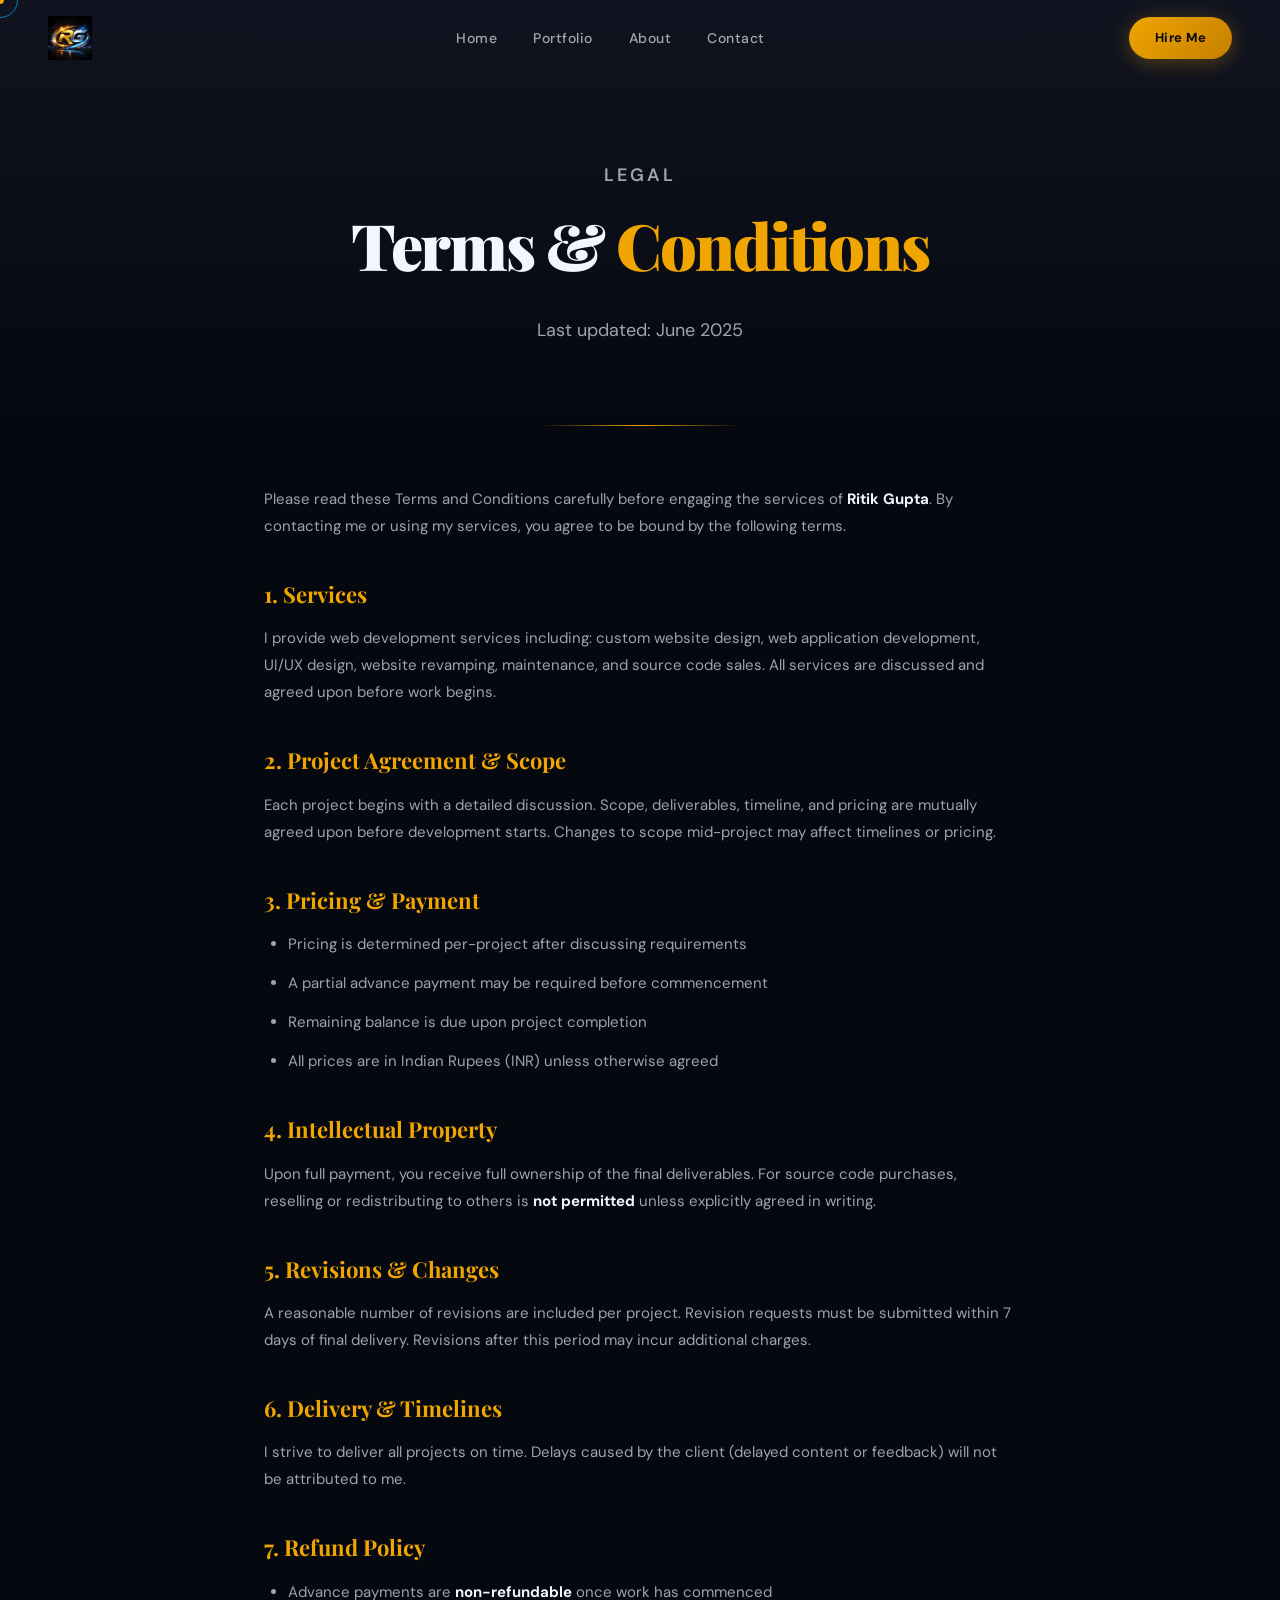
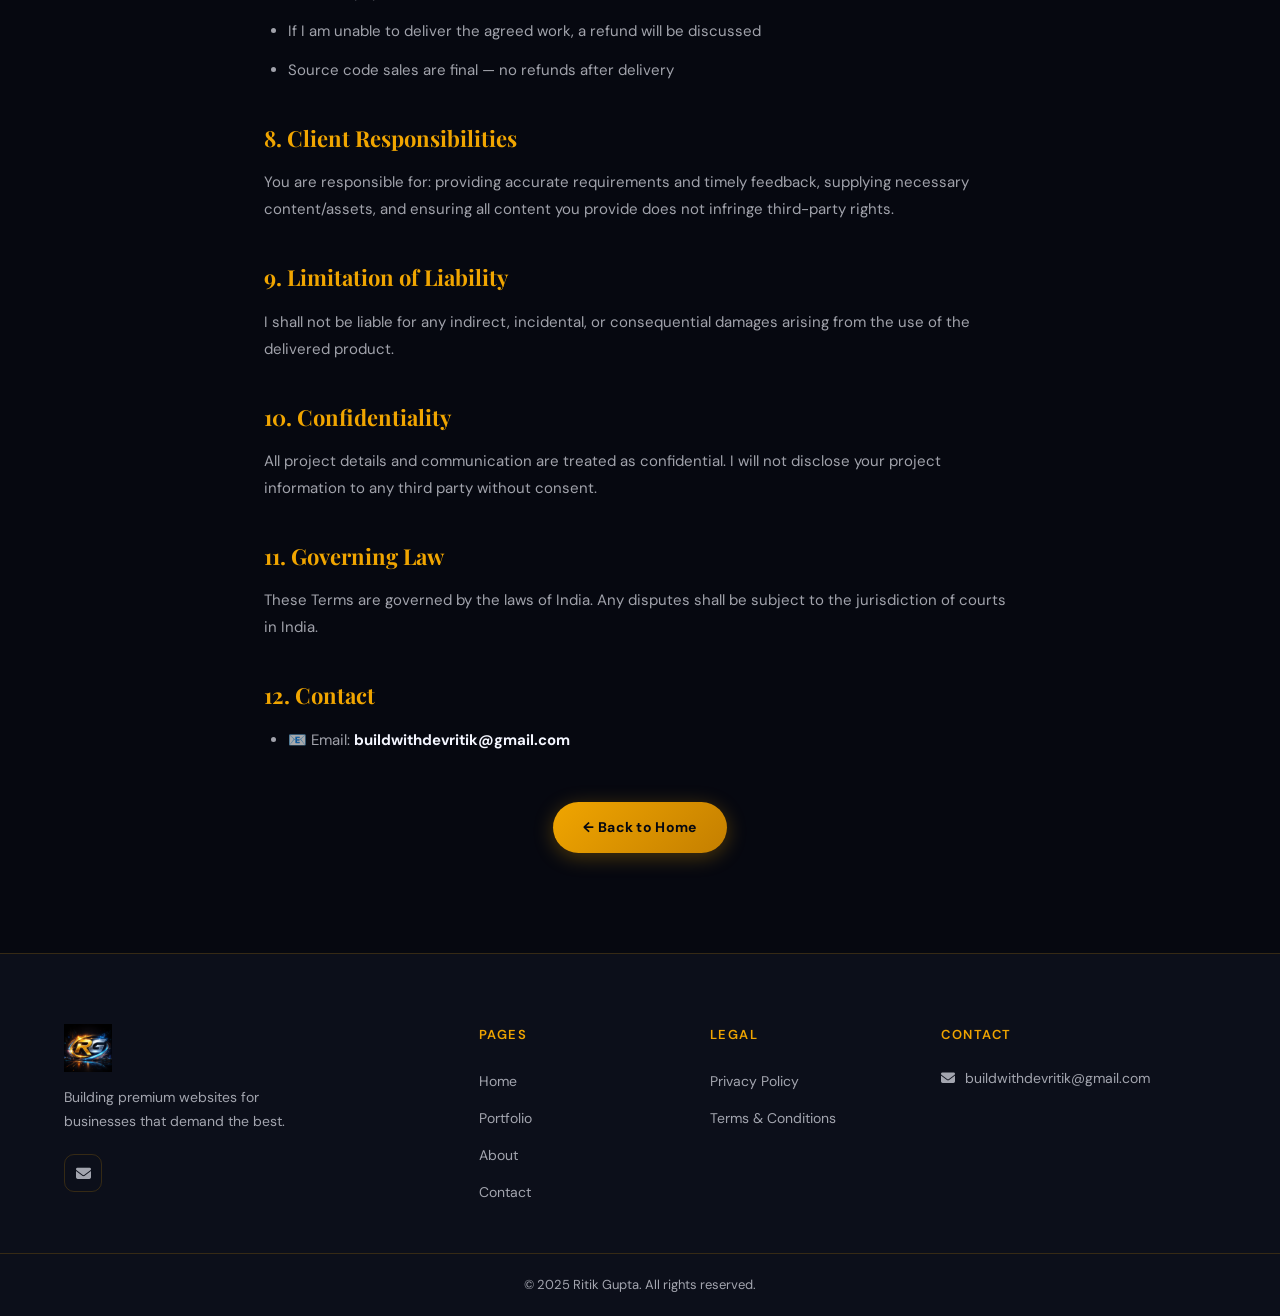
<file: terms.html>
<!DOCTYPE html>
<html lang="en">
<head>
  <meta charset="UTF-8"/>
  <meta name="viewport" content="width=device-width, initial-scale=1.0"/>
  <title>Terms & Conditions | Ritik Gupta</title>
  <link rel="stylesheet" href="style.css"/>
  <link href="https://fonts.googleapis.com/css2?family=Playfair+Display:wght@400;600;700;900&family=DM+Sans:wght@300;400;500;600&display=swap" rel="stylesheet"/>
  <link rel="stylesheet" href="https://cdnjs.cloudflare.com/ajax/libs/font-awesome/6.5.0/css/all.min.css"/>
</head>
<body>
<div class="cursor-dot"></div><div class="cursor-outline"></div>
<nav class="navbar scrolled" id="navbar">
  <div class="nav-logo"><img src="logo.png" alt="RG Logo"/></div>
  <ul class="nav-links">
    <li><a href="index.html">Home</a></li><li><a href="portfolio.html">Portfolio</a></li>
    <li><a href="about.html">About</a></li><li><a href="contact.html">Contact</a></li>
  </ul>
  <a href="contact.html" class="nav-cta">Hire Me</a>
  <div class="hamburger" id="hamburger"><span></span><span></span><span></span></div>
</nav>
<div class="mobile-menu" id="mobileMenu"><ul>
  <li><a href="index.html">Home</a></li><li><a href="portfolio.html">Portfolio</a></li>
  <li><a href="about.html">About</a></li><li><a href="contact.html">Contact</a></li>
</ul></div>
<section class="page-hero"><p class="page-hero-tag">Legal</p><h1>Terms & <span class="gold-text">Conditions</span></h1><p>Last updated: June 2025</p></section>
<div class="legal-content">
  <p>Please read these Terms and Conditions carefully before engaging the services of <strong>Ritik Gupta</strong>. By contacting me or using my services, you agree to be bound by the following terms.</p>
  <h2>1. Services</h2>
  <p>I provide web development services including: custom website design, web application development, UI/UX design, website revamping, maintenance, and source code sales. All services are discussed and agreed upon before work begins.</p>
  <h2>2. Project Agreement & Scope</h2>
  <p>Each project begins with a detailed discussion. Scope, deliverables, timeline, and pricing are mutually agreed upon before development starts. Changes to scope mid-project may affect timelines or pricing.</p>
  <h2>3. Pricing & Payment</h2>
  <ul>
    <li>Pricing is determined per-project after discussing requirements</li>
    <li>A partial advance payment may be required before commencement</li>
    <li>Remaining balance is due upon project completion</li>
    <li>All prices are in Indian Rupees (INR) unless otherwise agreed</li>
  </ul>
  <h2>4. Intellectual Property</h2>
  <p>Upon full payment, you receive full ownership of the final deliverables. For source code purchases, reselling or redistributing to others is <strong>not permitted</strong> unless explicitly agreed in writing.</p>
  <h2>5. Revisions & Changes</h2>
  <p>A reasonable number of revisions are included per project. Revision requests must be submitted within 7 days of final delivery. Revisions after this period may incur additional charges.</p>
  <h2>6. Delivery & Timelines</h2>
  <p>I strive to deliver all projects on time. Delays caused by the client (delayed content or feedback) will not be attributed to me.</p>
  <h2>7. Refund Policy</h2>
  <ul>
    <li>Advance payments are <strong>non-refundable</strong> once work has commenced</li>
    <li>If I am unable to deliver the agreed work, a refund will be discussed</li>
    <li>Source code sales are final — no refunds after delivery</li>
  </ul>
  <h2>8. Client Responsibilities</h2>
  <p>You are responsible for: providing accurate requirements and timely feedback, supplying necessary content/assets, and ensuring all content you provide does not infringe third-party rights.</p>
  <h2>9. Limitation of Liability</h2>
  <p>I shall not be liable for any indirect, incidental, or consequential damages arising from the use of the delivered product.</p>
  <h2>10. Confidentiality</h2>
  <p>All project details and communication are treated as confidential. I will not disclose your project information to any third party without consent.</p>
  <h2>11. Governing Law</h2>
  <p>These Terms are governed by the laws of India. Any disputes shall be subject to the jurisdiction of courts in India.</p>
  <h2>12. Contact</h2>
  <ul><li>📧 Email: <strong><a href="mailto:buildwithdevritik@gmail.com">buildwithdevritik@gmail.com</a></strong></li></ul>
  <div style="margin-top:48px;text-align:center;"><a href="index.html" class="btn-primary">← Back to Home</a></div>
</div>
<footer class="footer">
  <div class="container footer-inner">
    <div class="footer-brand"><img src="logo.png" alt="RG Logo" style="height:48px;"/><p>Building premium websites for businesses that demand the best.</p><div class="footer-socials"><a href="mailto:buildwithdevritik@gmail.com"><i class="fa-solid fa-envelope"></i></a></div></div>
    <div class="footer-links"><h4>Pages</h4><ul><li><a href="index.html">Home</a></li><li><a href="portfolio.html">Portfolio</a></li><li><a href="about.html">About</a></li><li><a href="contact.html">Contact</a></li></ul></div>
    <div class="footer-links"><h4>Legal</h4><ul><li><a href="privacy.html">Privacy Policy</a></li><li><a href="terms.html">Terms & Conditions</a></li></ul></div>
    <div class="footer-contact"><h4>Contact</h4><p><i class="fa-solid fa-envelope"></i><a href="mailto:buildwithdevritik@gmail.com">buildwithdevritik@gmail.com</a></p></div>
  </div>
  <div class="footer-bottom"><div class="container"><p>© 2025 Ritik Gupta. All rights reserved.</p></div></div>
</footer>
<script src="main.js"></script>
</body>
</html>
</file>
<file: style.css>
/* ===== ROOT VARIABLES ===== */
:root {
  --gold: #F0A500;
  --gold-light: #FFD166;
  --gold-dark: #C47F00;
  --blue: #00AEEF;
  --blue-dark: #0077AA;
  --blue-glow: rgba(0,174,239,0.25);
  --black: #060810;
  --dark: #0C0F1A;
  --dark2: #111420;
  --dark3: #181C2E;
  --dark4: #1E2338;
  --white: #F4F6FF;
  --white-dim: rgba(244,246,255,0.65);
  --white-faint: rgba(244,246,255,0.08);
  --gold-glow: rgba(240,165,0,0.3);
  --gold-faint: rgba(240,165,0,0.07);
  --border: rgba(240,165,0,0.18);
  --border-blue: rgba(0,174,239,0.2);
  --font-display: 'Playfair Display', serif;
  --font-body: 'DM Sans', sans-serif;
  --transition: all 0.35s cubic-bezier(0.4, 0, 0.2, 1);
  --radius: 16px;
  --shadow: 0 8px 40px rgba(0,0,0,0.4);
}

*, *::before, *::after { box-sizing: border-box; margin: 0; padding: 0; }
html { scroll-behavior: smooth; }
body {
  background: var(--black);
  color: var(--white);
  font-family: var(--font-body);
  font-size: 16px;
  line-height: 1.7;
  overflow-x: hidden;
}
a { text-decoration: none; color: inherit; }
ul { list-style: none; }
img { max-width: 100%; display: block; }

.container { max-width: 1200px; margin: 0 auto; padding: 0 24px; }
.section-pad { padding: 100px 0; }

/* ===== CURSOR ===== */
.cursor-dot {
  width: 8px; height: 8px;
  background: var(--gold);
  border-radius: 50%;
  position: fixed; top: 0; left: 0;
  pointer-events: none; z-index: 9999;
  transform: translate(-50%, -50%);
  transition: transform 0.05s;
}
.cursor-outline {
  width: 36px; height: 36px;
  border: 1.5px solid var(--blue);
  border-radius: 50%;
  position: fixed; top: 0; left: 0;
  pointer-events: none; z-index: 9998;
  transform: translate(-50%, -50%);
  transition: transform 0.12s ease, width 0.2s, height 0.2s;
  opacity: 0.7;
}

/* ===== NAVBAR ===== */
.navbar {
  position: fixed; top: 0; left: 0; right: 0;
  z-index: 1000;
  padding: 16px 48px;
  display: flex; align-items: center; justify-content: space-between;
  transition: var(--transition);
}
.navbar.scrolled {
  background: rgba(6,8,16,0.96);
  backdrop-filter: blur(20px);
  border-bottom: 1px solid var(--border);
  padding: 12px 48px;
}
.nav-logo img {
  height: 44px;
  width: auto;
  object-fit: contain;
}
.nav-links { display: flex; gap: 36px; }
.nav-links a {
  font-size: 14px; font-weight: 500; letter-spacing: 0.5px;
  color: var(--white-dim); transition: var(--transition); position: relative;
}
.nav-links a::after {
  content: ''; position: absolute; bottom: -4px; left: 0;
  width: 0; height: 1.5px;
  background: linear-gradient(90deg, var(--gold), var(--blue));
  transition: width 0.3s ease;
}
.nav-links a:hover, .nav-links a.active { color: var(--gold); }
.nav-links a:hover::after, .nav-links a.active::after { width: 100%; }

.nav-cta {
  background: linear-gradient(135deg, var(--gold), var(--gold-dark));
  color: var(--black);
  font-size: 13px; font-weight: 700;
  padding: 10px 26px; border-radius: 40px;
  letter-spacing: 0.5px; transition: var(--transition);
  box-shadow: 0 4px 20px var(--gold-glow);
}
.nav-cta:hover { transform: translateY(-2px); box-shadow: 0 8px 30px var(--gold-glow); }

.hamburger { display: none; flex-direction: column; gap: 5px; cursor: pointer; }
.hamburger span { display: block; width: 24px; height: 2px; background: var(--white); border-radius: 2px; transition: var(--transition); }

.mobile-menu {
  display: none; position: fixed;
  top: 0; left: 0; right: 0; bottom: 0;
  background: var(--dark); z-index: 900;
  justify-content: center; align-items: center; flex-direction: column;
}
.mobile-menu.active { display: flex; }
.mobile-menu ul { display: flex; flex-direction: column; gap: 32px; text-align: center; }
.mobile-menu a { font-size: 28px; font-family: var(--font-display); color: var(--white); }
.mobile-menu a:hover { color: var(--gold); }

/* ===== HERO ===== */
.hero {
  min-height: 100vh;
  display: flex; align-items: center; justify-content: center;
  padding: 120px 48px 80px;
  position: relative; overflow: hidden; gap: 60px;
}
.hero-bg-grid {
  position: absolute; inset: 0;
  background-image:
    linear-gradient(rgba(0,174,239,0.04) 1px, transparent 1px),
    linear-gradient(90deg, rgba(240,165,0,0.03) 1px, transparent 1px);
  background-size: 60px 60px;
  pointer-events: none;
}
.floating-orb { position: absolute; border-radius: 50%; filter: blur(80px); pointer-events: none; animation: floatOrb 8s ease-in-out infinite; }
.orb1 { width: 420px; height: 420px; background: rgba(240,165,0,0.1); top: -120px; right: -100px; animation-delay: 0s; }
.orb2 { width: 300px; height: 300px; background: rgba(0,174,239,0.08); bottom: -50px; left: -80px; animation-delay: 3s; }
.orb3 { width: 200px; height: 200px; background: rgba(240,165,0,0.06); top: 40%; left: 35%; animation-delay: 5s; }

.hero-content { flex: 1; max-width: 600px; z-index: 1; }

.hero-tag {
  display: inline-flex; align-items: center; gap: 8px;
  font-size: 13px; color: var(--gold); letter-spacing: 1px; font-weight: 500;
  margin-bottom: 24px; padding: 8px 18px;
  border: 1px solid var(--border); border-radius: 40px;
  background: var(--gold-faint);
  animation: fadeUp 0.6s ease forwards;
}
.hero-title {
  font-family: var(--font-display);
  font-size: clamp(42px, 5.5vw, 74px);
  font-weight: 900; line-height: 1.08;
  margin-bottom: 24px; letter-spacing: -2px;
  animation: fadeUp 0.7s ease 0.15s both;
}
.gold-text { color: var(--gold); }
.blue-text { color: var(--blue); }
.outline-text { -webkit-text-stroke: 2px var(--gold); color: transparent; }

.hero-sub {
  font-size: 17px; color: var(--white-dim);
  margin-bottom: 36px; max-width: 480px;
  animation: fadeUp 0.7s ease 0.3s both;
}
.hero-sub strong { color: var(--white); }

.hero-btns { display: flex; gap: 16px; flex-wrap: wrap; margin-bottom: 52px; animation: fadeUp 0.7s ease 0.45s both; }

.btn-primary {
  display: inline-flex; align-items: center; gap: 8px;
  background: linear-gradient(135deg, var(--gold), var(--gold-dark));
  color: var(--black); font-weight: 700; font-size: 14px;
  padding: 14px 30px; border-radius: 40px;
  transition: var(--transition); letter-spacing: 0.3px;
  box-shadow: 0 4px 20px var(--gold-glow);
}
.btn-primary:hover { transform: translateY(-3px); box-shadow: 0 12px 40px var(--gold-glow); }
.btn-primary.large { font-size: 16px; padding: 18px 42px; }

.btn-ghost {
  display: inline-flex; align-items: center; gap: 8px;
  border: 1.5px solid var(--border-blue);
  color: var(--blue); font-weight: 600; font-size: 14px;
  padding: 14px 30px; border-radius: 40px; transition: var(--transition);
}
.btn-ghost:hover { border-color: var(--blue); background: var(--blue-glow); transform: translateY(-3px); }

.hero-stats { display: flex; align-items: center; gap: 32px; animation: fadeUp 0.7s ease 0.6s both; }
.stat-num { display: block; font-family: var(--font-display); font-size: 32px; font-weight: 800; color: var(--gold); }
.stat-label { font-size: 12px; color: var(--white-dim); letter-spacing: 0.5px; }
.stat-divider { width: 1px; height: 40px; background: var(--border); }

/* Hero Visual */
.hero-visual { flex: 1; max-width: 520px; z-index: 1; animation: fadeUp 0.8s ease 0.2s both; }
.hero-card {
  background: var(--dark2);
  border: 1px solid var(--border);
  border-radius: 24px; padding: 8px;
  position: relative; animation: floatCard 6s ease-in-out infinite;
  box-shadow: 0 20px 80px rgba(0,0,0,0.5), 0 0 0 1px var(--border);
}
.card-glow {
  position: absolute; inset: -2px; border-radius: 26px;
  background: linear-gradient(135deg, var(--gold-glow), var(--blue-glow));
  z-index: -1; filter: blur(12px);
}
.code-window { background: var(--dark3); border-radius: 18px; overflow: hidden; }
.code-dots { display: flex; gap: 6px; padding: 14px 18px 10px; }
.dot { width: 12px; height: 12px; border-radius: 50%; }
.dot.red { background: #FF5F57; }
.dot.yellow { background: #FFBD2E; }
.dot.green { background: #28C840; }
.code-body { padding: 16px 24px 24px; font-family: 'Courier New', monospace; font-size: 14px; line-height: 2; }
.c-purple { color: #C792EA; }
.c-blue { color: var(--blue); }
.c-gold { color: var(--gold); }
.c-green { color: #C3E88D; }

/* ===== SECTION HEADERS ===== */
.section-header { text-align: center; margin-bottom: 60px; }
.section-tag {
  display: inline-block; font-size: 12px; letter-spacing: 3px;
  text-transform: uppercase; color: var(--blue); font-weight: 600; margin-bottom: 14px;
}
.section-title { font-family: var(--font-display); font-size: clamp(28px, 4vw, 46px); font-weight: 900; letter-spacing: -1px; margin-bottom: 16px; }
.section-sub { color: var(--white-dim); font-size: 16px; max-width: 560px; margin: 0 auto; }

/* ===== SERVICES ===== */
.services-grid {
  display: grid; grid-template-columns: repeat(3, 1fr); gap: 24px;
}
.service-card {
  background: var(--dark2); border: 1px solid var(--border);
  border-radius: 20px; padding: 32px 28px;
  transition: var(--transition); position: relative; overflow: hidden;
}
.service-card::before {
  content: ''; position: absolute; top: 0; left: 0; right: 0; height: 2px;
  background: linear-gradient(90deg, transparent, var(--gold), transparent);
  opacity: 0; transition: opacity 0.3s;
}
.service-card:hover { border-color: var(--gold); transform: translateY(-6px); box-shadow: 0 20px 60px rgba(240,165,0,0.12); }
.service-card:hover::before { opacity: 1; }
.featured-card {
  border-color: var(--gold); background: linear-gradient(135deg, var(--dark2), var(--dark3));
  box-shadow: 0 8px 40px rgba(240,165,0,0.15);
}
.featured-card::before { opacity: 1; }
.featured-badge {
  position: absolute; top: 16px; right: 16px;
  background: var(--gold); color: var(--black);
  font-size: 10px; font-weight: 700; padding: 4px 12px;
  border-radius: 20px; letter-spacing: 0.5px;
}
.service-icon { font-size: 28px; color: var(--gold); margin-bottom: 16px; }
.service-card h3 { font-family: var(--font-display); font-size: 20px; font-weight: 700; margin-bottom: 10px; }
.service-card p { font-size: 14px; color: var(--white-dim); margin-bottom: 16px; }
.service-list { display: flex; flex-direction: column; gap: 6px; margin-bottom: 20px; }
.service-list li { font-size: 13px; color: var(--white-dim); }
.service-link { font-size: 13px; color: var(--gold); font-weight: 600; transition: var(--transition); }
.service-link:hover { color: var(--gold-light); letter-spacing: 0.5px; }

/* ===== DEMO SECTION ===== */
.demo-showcase {
  display: flex; gap: 60px; align-items: center;
  background: var(--dark2); border: 1px solid var(--border);
  border-radius: 24px; padding: 48px; position: relative; overflow: hidden;
}
.demo-showcase::before {
  content: ''; position: absolute; top: 0; left: 0; right: 0; height: 2px;
  background: linear-gradient(90deg, var(--gold), var(--blue));
}
.demo-info { flex: 1; }
.demo-badge {
  display: inline-block; background: linear-gradient(135deg, var(--gold-faint), rgba(0,174,239,0.08));
  border: 1px solid var(--border); color: var(--gold);
  font-size: 12px; font-weight: 600; padding: 6px 16px;
  border-radius: 40px; margin-bottom: 20px; letter-spacing: 1px;
}
.demo-info h3 { font-family: var(--font-display); font-size: 28px; font-weight: 800; margin-bottom: 14px; }
.demo-info p { color: var(--white-dim); margin-bottom: 24px; font-size: 15px; }
.demo-features { display: flex; flex-direction: column; gap: 10px; margin-bottom: 32px; }
.demo-features li { display: flex; align-items: center; gap: 10px; font-size: 14px; color: var(--white-dim); }
.demo-features li i { color: var(--blue); font-size: 12px; }
.demo-preview { flex: 1; }
.browser-frame { background: var(--dark3); border: 1px solid var(--border); border-radius: 14px; overflow: hidden; }
.browser-bar { display: flex; align-items: center; gap: 12px; padding: 10px 16px; background: var(--dark4); border-bottom: 1px solid var(--border); }
.browser-dots { display: flex; gap: 6px; }
.browser-dots span { width: 10px; height: 10px; border-radius: 50%; background: var(--dark2); }
.browser-dots span:nth-child(1) { background: #FF5F57; }
.browser-dots span:nth-child(2) { background: #FFBD2E; }
.browser-dots span:nth-child(3) { background: #28C840; }
.browser-url { font-size: 12px; color: var(--white-dim); background: var(--dark2); padding: 4px 12px; border-radius: 6px; flex: 1; text-align: center; }
.browser-frame iframe { width: 100%; height: 320px; border: none; display: block; }

/* ===== PROCESS ===== */
.process-steps { display: flex; align-items: flex-start; gap: 20px; }
.process-step {
  flex: 1; text-align: center;
  background: var(--dark2); border: 1px solid var(--border);
  border-radius: 20px; padding: 32px 20px; transition: var(--transition);
}
.process-step:hover { border-color: var(--gold); transform: translateY(-4px); }
.step-num {
  font-family: var(--font-display); font-size: 48px; font-weight: 900;
  background: linear-gradient(135deg, var(--gold), var(--blue));
  -webkit-background-clip: text; -webkit-text-fill-color: transparent;
  background-clip: text; display: block; margin-bottom: 12px;
}
.process-step h3 { font-weight: 700; margin-bottom: 8px; font-size: 18px; }
.process-step p { font-size: 13px; color: var(--white-dim); }
.process-arrow { font-size: 24px; color: var(--gold); margin-top: 40px; opacity: 0.5; }

/* ===== REVIEWS ===== */
.reviews-grid { display: grid; grid-template-columns: repeat(3, 1fr); gap: 24px; }
.review-card {
  background: var(--dark2); border: 1px solid var(--border);
  border-radius: 20px; padding: 28px; transition: var(--transition); position: relative;
}
.review-card::before {
  content: ''; position: absolute; top: 0; left: 0; right: 0; height: 2px;
  background: linear-gradient(90deg, transparent, var(--blue), transparent);
  opacity: 0; transition: opacity 0.3s;
}
.review-card:hover { border-color: var(--blue); transform: translateY(-4px); box-shadow: 0 12px 40px var(--blue-glow); }
.review-card:hover::before { opacity: 1; }
.stars { color: var(--gold); font-size: 16px; margin-bottom: 14px; letter-spacing: 2px; }
.review-text { font-size: 14px; color: var(--white-dim); line-height: 1.8; margin-bottom: 20px; font-style: italic; }
.reviewer { display: flex; align-items: center; gap: 12px; }
.reviewer-avatar {
  width: 44px; height: 44px;
  background: linear-gradient(135deg, var(--gold-dark), var(--blue-dark));
  color: var(--white); border-radius: 50%;
  display: flex; align-items: center; justify-content: center;
  font-weight: 700; font-size: 14px; flex-shrink: 0;
}
.reviewer-name { font-weight: 600; font-size: 14px; }
.reviewer-role { font-size: 12px; color: var(--white-dim); }

/* ===== CTA ===== */
.cta-section {
  padding: 100px 0; text-align: center; position: relative; overflow: hidden;
  background: linear-gradient(135deg, var(--dark2), var(--dark3));
  border-top: 1px solid var(--border); border-bottom: 1px solid var(--border);
}
.cta-glow {
  position: absolute; top: 50%; left: 50%; transform: translate(-50%,-50%);
  width: 600px; height: 300px;
  background: radial-gradient(ellipse, rgba(240,165,0,0.1) 0%, rgba(0,174,239,0.08) 50%, transparent 70%);
  pointer-events: none;
}
.cta-inner h2 { font-family: var(--font-display); font-size: clamp(28px, 4vw, 48px); font-weight: 900; margin-bottom: 16px; }
.cta-inner p { color: var(--white-dim); font-size: 17px; margin-bottom: 36px; }

/* ===== FOOTER ===== */
.footer { background: var(--dark); border-top: 1px solid var(--border); padding: 70px 0 0; }
.footer-inner { display: grid; grid-template-columns: 2fr 1fr 1fr 1.5fr; gap: 48px; padding-bottom: 48px; }
.footer-brand p { font-size: 14px; color: var(--white-dim); margin-top: 14px; max-width: 260px; }
.footer-socials { display: flex; gap: 12px; margin-top: 20px; }
.footer-socials a {
  width: 38px; height: 38px; border: 1px solid var(--border);
  border-radius: 10px; display: flex; align-items: center; justify-content: center;
  font-size: 15px; color: var(--white-dim); transition: var(--transition);
}
.footer-socials a:hover { border-color: var(--gold); color: var(--gold); }
.footer-links h4, .footer-contact h4 { font-size: 13px; font-weight: 600; letter-spacing: 1.5px; text-transform: uppercase; color: var(--gold); margin-bottom: 20px; }
.footer-links ul { display: flex; flex-direction: column; gap: 10px; }
.footer-links a { font-size: 14px; color: var(--white-dim); transition: var(--transition); }
.footer-links a:hover { color: var(--gold); }
.footer-contact p, .footer-contact a { font-size: 14px; color: var(--white-dim); display: flex; align-items: center; gap: 10px; }
.footer-contact a:hover { color: var(--gold); }
.footer-bottom { border-top: 1px solid var(--border); padding: 20px 0; text-align: center; }
.footer-bottom p { font-size: 13px; color: var(--white-dim); }

/* ===== PAGE HERO ===== */
.page-hero {
  padding: 160px 24px 80px; text-align: center; position: relative; overflow: hidden;
  background: linear-gradient(180deg, var(--dark2) 0%, var(--black) 100%);
}
.page-hero::after {
  content: ''; position: absolute; bottom: 0; left: 50%; transform: translateX(-50%);
  width: 200px; height: 1px;
  background: linear-gradient(90deg, transparent, var(--gold), transparent);
}
.page-hero-tag { display: inline-block; font-size: 12px; letter-spacing: 3px; text-transform: uppercase; color: var(--blue); font-weight: 600; margin-bottom: 16px; }
.page-hero h1 { font-family: var(--font-display); font-size: clamp(36px, 5vw, 64px); font-weight: 900; letter-spacing: -2px; margin-bottom: 16px; }
.page-hero p { color: var(--white-dim); font-size: 18px; max-width: 560px; margin: 0 auto; }

/* ===== PORTFOLIO PAGE ===== */
.portfolio-grid { display: grid; grid-template-columns: repeat(auto-fit, minmax(340px, 1fr)); gap: 28px; }
.portfolio-card { background: var(--dark2); border: 1px solid var(--border); border-radius: 20px; overflow: hidden; transition: var(--transition); }
.portfolio-card:hover { border-color: var(--gold); transform: translateY(-8px); box-shadow: 0 20px 60px rgba(240,165,0,0.12); }
.portfolio-thumb { height: 200px; background: var(--dark3); position: relative; overflow: hidden; display: flex; align-items: center; justify-content: center; }
.portfolio-thumb-inner { width: 100%; height: 100%; display: flex; align-items: center; justify-content: center; font-size: 48px; }
.portfolio-thumb-iframe-wrap { width: 100%; height: 100%; overflow: hidden; pointer-events: none; }
.portfolio-thumb-iframe-wrap iframe { width: 200%; height: 200%; transform: scale(0.5); transform-origin: top left; border: none; pointer-events: none; }
.portfolio-overlay { position: absolute; inset: 0; background: rgba(6,8,16,0.88); display: flex; align-items: center; justify-content: center; opacity: 0; transition: var(--transition); }
.portfolio-card:hover .portfolio-overlay { opacity: 1; }
.portfolio-overlay a { background: var(--gold); color: var(--black); font-weight: 700; font-size: 13px; padding: 10px 22px; border-radius: 40px; }
.portfolio-body { padding: 24px; }
.portfolio-tag { font-size: 11px; letter-spacing: 2px; text-transform: uppercase; color: var(--blue); font-weight: 600; margin-bottom: 10px; display: block; }
.portfolio-body h3 { font-family: var(--font-display); font-size: 20px; font-weight: 700; margin-bottom: 8px; }
.portfolio-body p { font-size: 14px; color: var(--white-dim); }
.filter-btn { background: transparent; border: 1px solid var(--border); color: var(--white-dim); padding: 10px 22px; border-radius: 40px; cursor: pointer; font-size: 13px; font-weight: 500; transition: all 0.3s; font-family: var(--font-body); }
.filter-btn:hover, .filter-btn.active { background: var(--gold); border-color: var(--gold); color: var(--black); }

/* ===== ABOUT PAGE ===== */
.about-grid { display: grid; grid-template-columns: 1fr 1fr; gap: 80px; align-items: center; }
.about-card-wrap { background: var(--dark2); border: 1px solid var(--border); border-radius: 24px; padding: 40px; text-align: center; position: relative; }
.about-card-wrap::before { content: ''; position: absolute; top: 0; left: 0; right: 0; height: 2px; background: linear-gradient(90deg, var(--gold), var(--blue)); }
.about-initials { width: 100px; height: 100px; background: linear-gradient(135deg, var(--gold-dark), var(--blue-dark)); color: var(--white); border-radius: 50%; display: flex; align-items: center; justify-content: center; font-family: var(--font-display); font-size: 36px; font-weight: 900; margin: 0 auto 20px; }
.about-card-wrap h3 { font-family: var(--font-display); font-size: 24px; font-weight: 700; margin-bottom: 6px; }
.about-card-wrap .role { color: var(--gold); font-size: 14px; margin-bottom: 20px; }
.skills-chips { display: flex; flex-wrap: wrap; gap: 8px; justify-content: center; }
.chip { background: var(--gold-faint); border: 1px solid var(--border); color: var(--white-dim); font-size: 12px; padding: 6px 14px; border-radius: 40px; }
.about-content h2 { font-family: var(--font-display); font-size: clamp(28px, 3vw, 40px); font-weight: 800; margin-bottom: 20px; }
.about-content p { color: var(--white-dim); margin-bottom: 20px; font-size: 15px; }
.about-values { margin-top: 32px; display: flex; flex-direction: column; gap: 16px; }
.value-item { display: flex; align-items: flex-start; gap: 14px; }
.value-icon { color: var(--gold); font-size: 18px; margin-top: 3px; flex-shrink: 0; }
.value-item h4 { font-weight: 600; margin-bottom: 4px; }
.value-item p { font-size: 13px; color: var(--white-dim); margin: 0; }

/* ===== CONTACT PAGE ===== */
.contact-grid { display: grid; grid-template-columns: 1fr 1.4fr; gap: 60px; }
.contact-info h2 { font-family: var(--font-display); font-size: 32px; font-weight: 800; margin-bottom: 16px; }
.contact-info p { color: var(--white-dim); font-size: 15px; margin-bottom: 36px; }
.contact-items { display: flex; flex-direction: column; gap: 16px; }
.contact-item { display: flex; align-items: flex-start; gap: 14px; background: var(--dark2); border: 1px solid var(--border); border-radius: 16px; padding: 18px; transition: var(--transition); }
.contact-item:hover { border-color: var(--gold); }
.contact-item-icon { width: 44px; height: 44px; background: var(--gold-faint); border: 1px solid var(--border); border-radius: 12px; display: flex; align-items: center; justify-content: center; font-size: 18px; color: var(--gold); flex-shrink: 0; }
.contact-item h4 { font-weight: 600; font-size: 14px; margin-bottom: 4px; }
.contact-item p, .contact-item a { font-size: 14px; color: var(--white-dim); }
.contact-item a:hover { color: var(--gold); }
.contact-form-wrap { background: var(--dark2); border: 1px solid var(--border); border-radius: 24px; padding: 48px; position: relative; }
.contact-form-wrap::before { content: ''; position: absolute; top: 0; left: 0; right: 0; height: 2px; background: linear-gradient(90deg, var(--gold), var(--blue)); }
.contact-form-wrap h3 { font-family: var(--font-display); font-size: 24px; font-weight: 700; margin-bottom: 28px; }
.form-group { margin-bottom: 18px; }
.form-group label { display: block; font-size: 13px; font-weight: 500; color: var(--white-dim); margin-bottom: 7px; }
.form-group input, .form-group select, .form-group textarea {
  width: 100%; background: var(--dark3); border: 1px solid var(--border);
  border-radius: 12px; padding: 13px 16px; color: var(--white);
  font-family: var(--font-body); font-size: 14px; outline: none; transition: var(--transition);
}
.form-group input:focus, .form-group select:focus, .form-group textarea:focus { border-color: var(--gold); box-shadow: 0 0 0 3px rgba(240,165,0,0.08); }
.form-group textarea { resize: vertical; min-height: 110px; }
.form-group select option { background: var(--dark3); }
.form-row { display: grid; grid-template-columns: 1fr 1fr; gap: 16px; }
.btn-submit { width: 100%; background: linear-gradient(135deg, var(--gold), var(--gold-dark)); color: var(--black); font-weight: 700; font-size: 15px; padding: 16px; border: none; border-radius: 40px; cursor: pointer; letter-spacing: 0.5px; transition: var(--transition); margin-top: 8px; box-shadow: 0 4px 20px var(--gold-glow); }
.btn-submit:hover { transform: translateY(-2px); box-shadow: 0 12px 40px var(--gold-glow); }
.faq-item { background: var(--dark2); border: 1px solid var(--border); border-radius: 16px; padding: 24px; transition: var(--transition); }
.faq-item:hover { border-color: var(--gold); }
.faq-q { font-weight: 600; font-size: 16px; margin-bottom: 10px; color: var(--white); }
.faq-a { font-size: 14px; color: var(--white-dim); line-height: 1.8; }

/* ===== LEGAL PAGES ===== */
.legal-content { max-width: 800px; margin: 0 auto; padding: 60px 24px 100px; }
.legal-content h2 { font-family: var(--font-display); font-size: 22px; font-weight: 700; color: var(--gold); margin: 36px 0 12px; }
.legal-content p, .legal-content li { font-size: 15px; color: var(--white-dim); margin-bottom: 12px; line-height: 1.8; }
.legal-content ul { list-style: disc; padding-left: 24px; margin-bottom: 16px; }
.legal-content strong { color: var(--white); }

/* ===== ANIMATIONS ===== */
@keyframes fadeUp { from { opacity: 0; transform: translateY(24px); } to { opacity: 1; transform: translateY(0); } }
@keyframes floatCard { 0%, 100% { transform: translateY(0); } 50% { transform: translateY(-12px); } }
@keyframes floatOrb { 0%, 100% { transform: scale(1) translate(0,0); } 33% { transform: scale(1.08) translate(20px,-20px); } 66% { transform: scale(0.96) translate(-15px,15px); } }
@keyframes shimmer { 0% { background-position: -200% center; } 100% { background-position: 200% center; } }
@keyframes pulse { 0%, 100% { opacity: 1; } 50% { opacity: 0.5; } }
@keyframes slideShine { 0% { left: -100%; } 50%, 100% { left: 150%; } }

/* ===== RESPONSIVE ===== */
@media (max-width: 1024px) {
  .hero { flex-direction: column; text-align: center; padding: 140px 24px 80px; }
  .hero-btns { justify-content: center; }
  .hero-stats { justify-content: center; }
  .hero-sub { margin: 0 auto 36px; }
  .hero-visual { width: 100%; max-width: 500px; }
  .services-grid { grid-template-columns: repeat(2, 1fr); }
  .about-grid { grid-template-columns: 1fr; }
  .footer-inner { grid-template-columns: 1fr 1fr; }
  .reviews-grid { grid-template-columns: repeat(2, 1fr); }
}
@media (max-width: 768px) {
  .navbar { padding: 16px 20px; }
  .navbar.scrolled { padding: 12px 20px; }
  .nav-links, .nav-cta { display: none; }
  .hamburger { display: flex; }
  .demo-showcase { flex-direction: column; padding: 28px; }
  .contact-grid { grid-template-columns: 1fr; }
  .form-row { grid-template-columns: 1fr; }
  .process-steps { flex-direction: column; align-items: center; }
  .process-arrow { transform: rotate(90deg); }
  .footer-inner { grid-template-columns: 1fr; gap: 32px; }
  .reviews-grid { grid-template-columns: 1fr; }
}
@media (max-width: 480px) {
  .hero-title { font-size: 36px; }
  .hero-stats { flex-direction: column; gap: 16px; }
  .stat-divider { width: 60px; height: 1px; }
  .contact-form-wrap { padding: 24px; }
  .services-grid { grid-template-columns: 1fr; }
}
</file>
